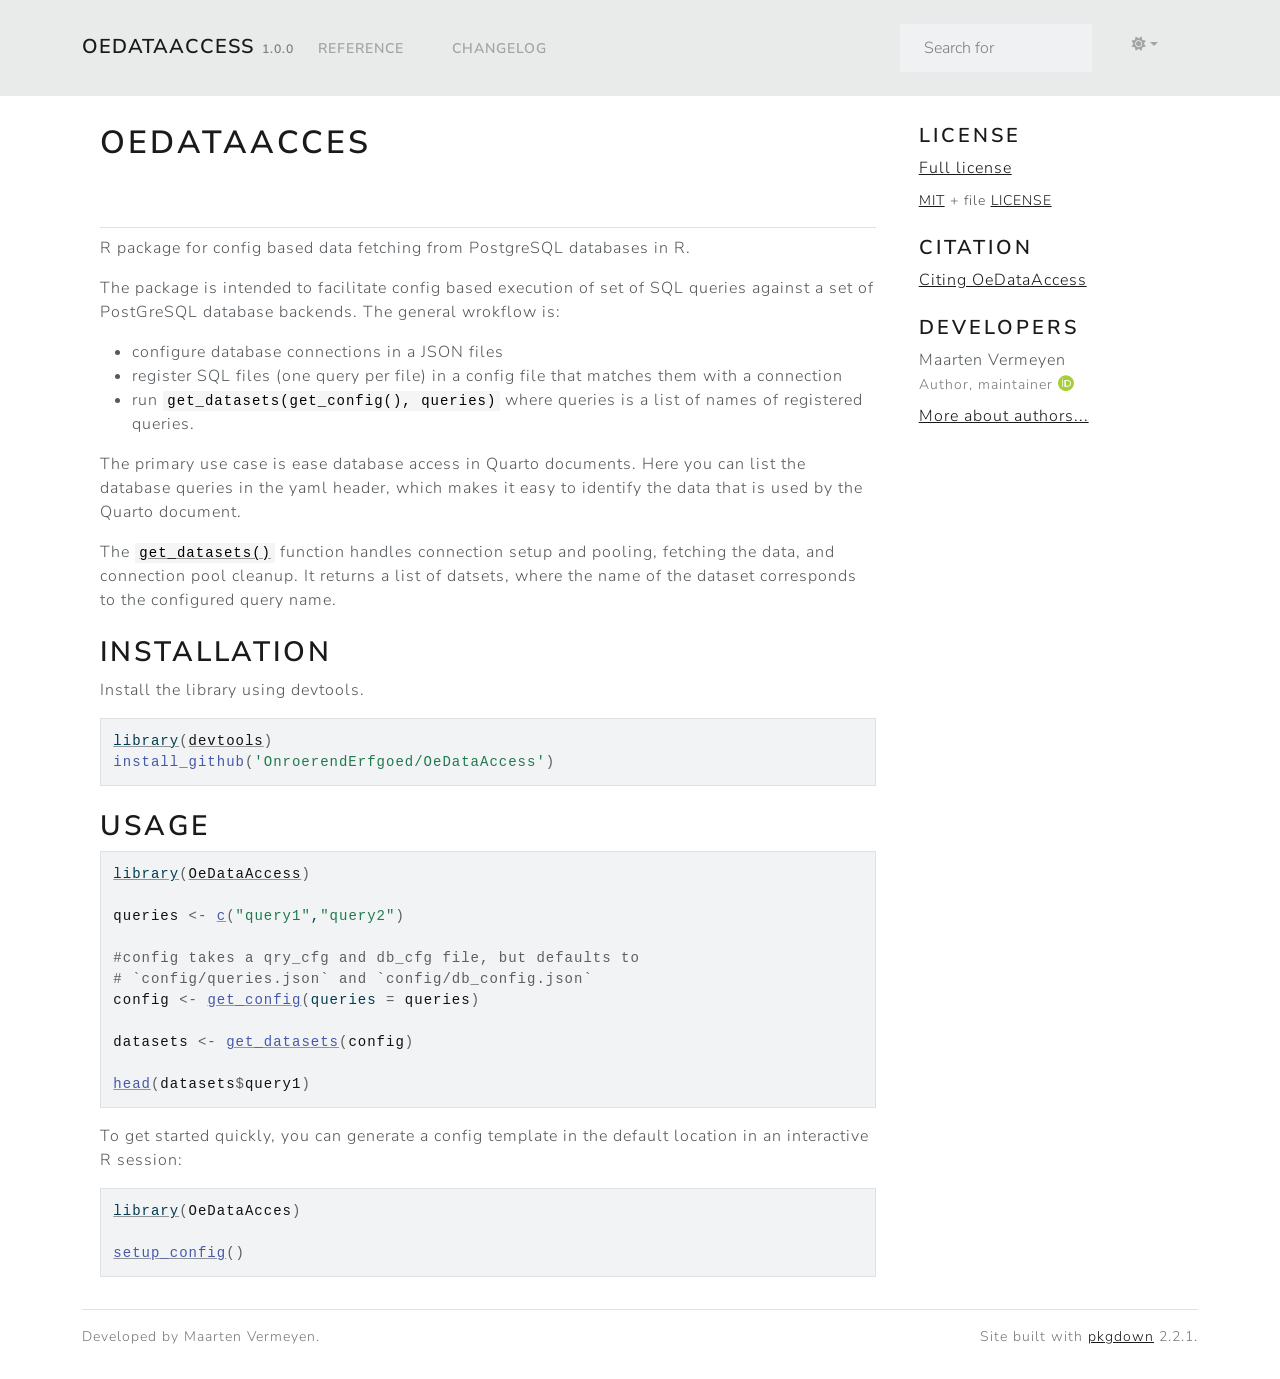
<file: index.html>
<!DOCTYPE html>
<!-- Generated by pkgdown: do not edit by hand --><html lang="en">
<head>
<meta charset="UTF-8">
<meta http-equiv="X-UA-Compatible" content="IE=edge">
<meta name="viewport" content="width=device-width, initial-scale=1, shrink-to-fit=no">
<title>Data Access Helper functions for fetching data from multiple PostGreSQL databases • OeDataAccess</title>
<script src="lightswitch.js"></script><script src="deps/jquery-3.6.0/jquery-3.6.0.min.js"></script><meta name="viewport" content="width=device-width, initial-scale=1, shrink-to-fit=no">
<link href="deps/bootstrap-5.3.8/bootstrap.min.css" rel="stylesheet">
<script src="deps/bootstrap-5.3.8/bootstrap.bundle.min.js"></script><link href="deps/font-awesome-6.5.2/css/all.min.css" rel="stylesheet">
<link href="deps/font-awesome-6.5.2/css/v4-shims.min.css" rel="stylesheet">
<script src="deps/headroom-0.11.0/headroom.min.js"></script><script src="deps/headroom-0.11.0/jQuery.headroom.min.js"></script><script src="deps/bootstrap-toc-1.0.1/bootstrap-toc.min.js"></script><script src="deps/clipboard.js-2.0.11/clipboard.min.js"></script><script src="deps/search-1.0.0/autocomplete.jquery.min.js"></script><script src="deps/search-1.0.0/fuse.min.js"></script><script src="deps/search-1.0.0/mark.min.js"></script><!-- pkgdown --><script src="pkgdown.js"></script><meta property="og:title" content="Data Access Helper functions for fetching data from multiple PostGreSQL databases">
<meta name="description" content="This R package provides helper functions to fetch datasets from multiple PostGreSQL databases, based on a database connection and query configuration.">
<meta property="og:description" content="This R package provides helper functions to fetch datasets from multiple PostGreSQL databases, based on a database connection and query configuration.">
</head>
<body>
    <a href="#main" class="visually-hidden-focusable">Skip to contents</a>


    <nav class="navbar navbar-expand-lg fixed-top " aria-label="Site navigation"><div class="container">

    <a class="navbar-brand me-2" href="index.html">OeDataAccess</a>

    <small class="nav-text text-muted me-auto" data-bs-toggle="tooltip" data-bs-placement="bottom" title="">1.0.0</small>


    <button class="navbar-toggler" type="button" data-bs-toggle="collapse" data-bs-target="#navbar" aria-controls="navbar" aria-expanded="false" aria-label="Toggle navigation">
      <span class="navbar-toggler-icon"></span>
    </button>

    <div id="navbar" class="collapse navbar-collapse ms-3">
      <ul class="navbar-nav me-auto">
<li class="nav-item"><a class="nav-link" href="reference/index.html">Reference</a></li>
<li class="nav-item"><a class="nav-link" href="news/index.html">Changelog</a></li>
      </ul>
<ul class="navbar-nav">
<li class="nav-item"><form class="form-inline" role="search">
 <input class="form-control" type="search" name="search-input" id="search-input" autocomplete="off" aria-label="Search site" placeholder="Search for" data-search-index="search.json">
</form></li>
<li class="nav-item dropdown">
  <button class="nav-link dropdown-toggle" type="button" id="dropdown-lightswitch" data-bs-toggle="dropdown" aria-expanded="false" aria-haspopup="true" aria-label="Light switch"><span class="fa fa-sun"></span></button>
  <ul class="dropdown-menu dropdown-menu-end" aria-labelledby="dropdown-lightswitch">
<li><button class="dropdown-item" data-bs-theme-value="light"><span class="fa fa-sun"></span> Light</button></li>
    <li><button class="dropdown-item" data-bs-theme-value="dark"><span class="fa fa-moon"></span> Dark</button></li>
    <li><button class="dropdown-item" data-bs-theme-value="auto"><span class="fa fa-adjust"></span> Auto</button></li>
  </ul>
</li>
      </ul>
</div>


  </div>
</nav><div class="container template-home">
<div class="row">
  <main id="main" class="col-md-9"><div class="section level1">
<div class="page-header"><h1 id="oedataacces">OeDataAcces<a class="anchor" aria-label="anchor" href="#oedataacces"></a>
</h1></div>
<p>R package for config based data fetching from PostgreSQL databases in R.</p>
<p>The package is intended to facilitate config based execution of set of SQL queries against a set of PostGreSQL database backends. The general wrokflow is:</p>
<ul>
<li>configure database connections in a JSON files</li>
<li>register SQL files (one query per file) in a config file that matches them with a connection</li>
<li>run <code>get_datasets(get_config(), queries)</code> where queries is a list of names of registered queries.</li>
</ul>
<p>The primary use case is ease database access in Quarto documents. Here you can list the database queries in the yaml header, which makes it easy to identify the data that is used by the Quarto document.</p>
<p>The <code><a href="reference/get_datasets.html">get_datasets()</a></code> function handles connection setup and pooling, fetching the data, and connection pool cleanup. It returns a list of datsets, where the name of the dataset corresponds to the configured query name.</p>
<div class="section level2">
<h2 id="installation">Installation<a class="anchor" aria-label="anchor" href="#installation"></a>
</h2>
<p>Install the library using devtools.</p>
<div class="sourceCode" id="cb1"><pre class="downlit sourceCode r">
<code class="sourceCode R"><span><span class="kw"><a href="https://rdrr.io/r/base/library.html" class="external-link">library</a></span><span class="op">(</span><span class="va"><a href="https://devtools.r-lib.org/" class="external-link">devtools</a></span><span class="op">)</span></span>
<span><span class="fu">install_github</span><span class="op">(</span><span class="st">'OnroerendErfgoed/OeDataAccess'</span><span class="op">)</span></span></code></pre></div>
</div>
<div class="section level2">
<h2 id="usage">Usage<a class="anchor" aria-label="anchor" href="#usage"></a>
</h2>
<div class="sourceCode" id="cb2"><pre class="downlit sourceCode r">
<code class="sourceCode R"><span><span class="kw"><a href="https://rdrr.io/r/base/library.html" class="external-link">library</a></span><span class="op">(</span><span class="va"><a href="https://onroerenderfgoed.github.io/OeDataAccess/">OeDataAccess</a></span><span class="op">)</span></span>
<span></span>
<span><span class="va">queries</span> <span class="op">&lt;-</span> <span class="fu"><a href="https://rdrr.io/r/base/c.html" class="external-link">c</a></span><span class="op">(</span><span class="st">"query1"</span>,<span class="st">"query2"</span><span class="op">)</span></span>
<span></span>
<span><span class="co">#config takes a qry_cfg and db_cfg file, but defaults to</span></span>
<span><span class="co"># `config/queries.json` and `config/db_config.json`</span></span>
<span><span class="va">config</span> <span class="op">&lt;-</span> <span class="fu"><a href="reference/get_config.html">get_config</a></span><span class="op">(</span>queries <span class="op">=</span> <span class="va">queries</span><span class="op">)</span></span>
<span></span>
<span><span class="va">datasets</span> <span class="op">&lt;-</span> <span class="fu"><a href="reference/get_datasets.html">get_datasets</a></span><span class="op">(</span><span class="va">config</span><span class="op">)</span></span>
<span></span>
<span><span class="fu"><a href="https://rdrr.io/r/utils/head.html" class="external-link">head</a></span><span class="op">(</span><span class="va">datasets</span><span class="op">$</span><span class="va">query1</span><span class="op">)</span></span></code></pre></div>
<p>To get started quickly, you can generate a config template in the default location in an interactive R session:</p>
<div class="sourceCode" id="cb3"><pre class="downlit sourceCode r">
<code class="sourceCode R"><span><span class="kw"><a href="https://rdrr.io/r/base/library.html" class="external-link">library</a></span><span class="op">(</span><span class="va">OeDataAcces</span><span class="op">)</span></span>
<span></span>
<span><span class="fu"><a href="reference/setup_config.html">setup_config</a></span><span class="op">(</span><span class="op">)</span></span></code></pre></div>
</div>
</div>
  </main><aside class="col-md-3"><div class="license">
<h2 data-toc-skip>License</h2>
<ul class="list-unstyled">
<li><a href="LICENSE.html">Full license</a></li>
<li><small><a href="https://opensource.org/licenses/mit-license.php" class="external-link">MIT</a> + file <a href="LICENSE-text.html">LICENSE</a></small></li>
</ul>
</div>


<div class="citation">
<h2 data-toc-skip>Citation</h2>
<ul class="list-unstyled">
<li><a href="authors.html#citation">Citing OeDataAccess</a></li>
</ul>
</div>

<div class="developers">
<h2 data-toc-skip>Developers</h2>
<ul class="list-unstyled">
<li>Maarten Vermeyen <br><small class="roles"> Author, maintainer </small> <a href="https://orcid.org/0000-0003-1197-6562" target="orcid.widget" aria-label="ORCID" class="external-link"><span class="fab fa-orcid orcid" aria-hidden="true"></span></a>  </li>
<li><a href="authors.html">More about authors...</a></li>
</ul>
</div>



  </aside>
</div>


    <footer><div class="pkgdown-footer-left">
  <p>Developed by Maarten Vermeyen.</p>
</div>

<div class="pkgdown-footer-right">
  <p>Site built with <a href="https://pkgdown.r-lib.org/" class="external-link">pkgdown</a> 2.2.1.</p>
</div>

    </footer>
</div>





  </body>
</html>
</file>
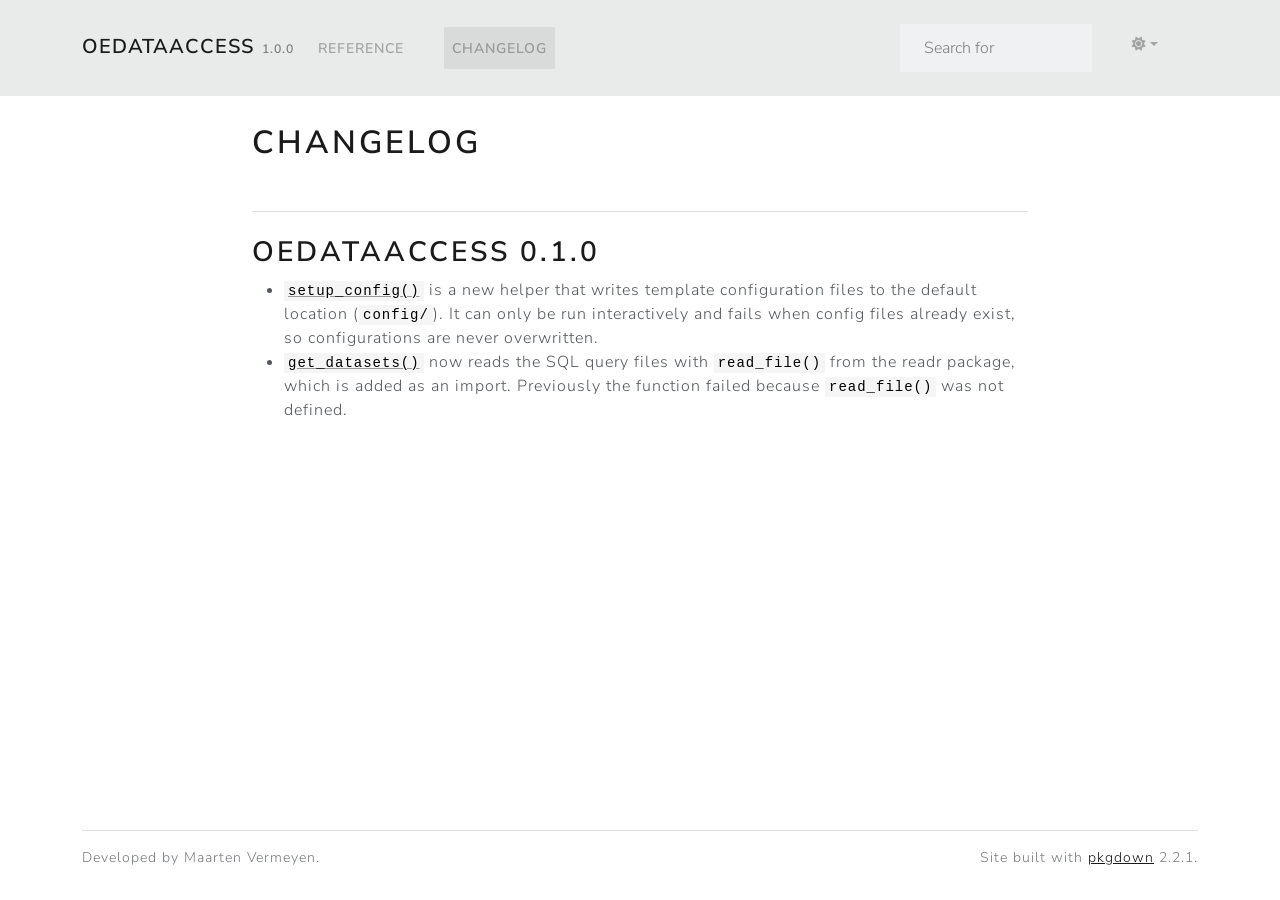
<file: news/index.html>
<!DOCTYPE html>
<!-- Generated by pkgdown: do not edit by hand --><html lang="en"><head><meta charset="UTF-8"><meta http-equiv="X-UA-Compatible" content="IE=edge"><meta name="viewport" content="width=device-width, initial-scale=1, shrink-to-fit=no"><title>Changelog • OeDataAccess</title><script src="../lightswitch.js"></script><script src="../deps/jquery-3.6.0/jquery-3.6.0.min.js"></script><meta name="viewport" content="width=device-width, initial-scale=1, shrink-to-fit=no"><link href="../deps/bootstrap-5.3.8/bootstrap.min.css" rel="stylesheet"><script src="../deps/bootstrap-5.3.8/bootstrap.bundle.min.js"></script><link href="../deps/font-awesome-6.5.2/css/all.min.css" rel="stylesheet"><link href="../deps/font-awesome-6.5.2/css/v4-shims.min.css" rel="stylesheet"><script src="../deps/headroom-0.11.0/headroom.min.js"></script><script src="../deps/headroom-0.11.0/jQuery.headroom.min.js"></script><script src="../deps/bootstrap-toc-1.0.1/bootstrap-toc.min.js"></script><script src="../deps/clipboard.js-2.0.11/clipboard.min.js"></script><script src="../deps/search-1.0.0/autocomplete.jquery.min.js"></script><script src="../deps/search-1.0.0/fuse.min.js"></script><script src="../deps/search-1.0.0/mark.min.js"></script><!-- pkgdown --><script src="../pkgdown.js"></script><meta property="og:title" content="Changelog"></head><body>
    <a href="#main" class="visually-hidden-focusable">Skip to contents</a>


    <nav class="navbar navbar-expand-lg fixed-top " aria-label="Site navigation"><div class="container">

    <a class="navbar-brand me-2" href="../index.html">OeDataAccess</a>

    <small class="nav-text text-muted me-auto" data-bs-toggle="tooltip" data-bs-placement="bottom" title="">1.0.0</small>


    <button class="navbar-toggler" type="button" data-bs-toggle="collapse" data-bs-target="#navbar" aria-controls="navbar" aria-expanded="false" aria-label="Toggle navigation">
      <span class="navbar-toggler-icon"></span>
    </button>

    <div id="navbar" class="collapse navbar-collapse ms-3">
      <ul class="navbar-nav me-auto"><li class="nav-item"><a class="nav-link" href="../reference/index.html">Reference</a></li>
<li class="active nav-item"><a class="nav-link" href="../news/index.html">Changelog</a></li>
      </ul><ul class="navbar-nav"><li class="nav-item"><form class="form-inline" role="search">
 <input class="form-control" type="search" name="search-input" id="search-input" autocomplete="off" aria-label="Search site" placeholder="Search for" data-search-index="../search.json"></form></li>
<li class="nav-item dropdown">
  <button class="nav-link dropdown-toggle" type="button" id="dropdown-lightswitch" data-bs-toggle="dropdown" aria-expanded="false" aria-haspopup="true" aria-label="Light switch"><span class="fa fa-sun"></span></button>
  <ul class="dropdown-menu dropdown-menu-end" aria-labelledby="dropdown-lightswitch"><li><button class="dropdown-item" data-bs-theme-value="light"><span class="fa fa-sun"></span> Light</button></li>
    <li><button class="dropdown-item" data-bs-theme-value="dark"><span class="fa fa-moon"></span> Dark</button></li>
    <li><button class="dropdown-item" data-bs-theme-value="auto"><span class="fa fa-adjust"></span> Auto</button></li>
  </ul></li>
      </ul></div>


  </div>
</nav><div class="container template-news">
<div class="row">
  <main id="main" class="col-md-9"><div class="page-header">

      <h1>Changelog</h1>

    </div>

    <div class="section level2">
<h2 class="pkg-version" data-toc-text="0.1.0" id="oedataaccess-010">OeDataAccess 0.1.0<a class="anchor" aria-label="anchor" href="#oedataaccess-010"></a></h2>
<ul><li>
<code><a href="../reference/setup_config.html">setup_config()</a></code> is a new helper that writes template configuration files to the default location (<code>config/</code>). It can only be run interactively and fails when config files already exist, so configurations are never overwritten.</li>
<li>
<code><a href="../reference/get_datasets.html">get_datasets()</a></code> now reads the SQL query files with <code>read_file()</code> from the readr package, which is added as an import. Previously the function failed because <code>read_file()</code> was not defined.</li>
</ul></div>
  </main></div>


    <footer><div class="pkgdown-footer-left">
  <p>Developed by Maarten Vermeyen.</p>
</div>

<div class="pkgdown-footer-right">
  <p>Site built with <a href="https://pkgdown.r-lib.org/" class="external-link">pkgdown</a> 2.2.1.</p>
</div>

    </footer></div>





  </body></html>
</file>
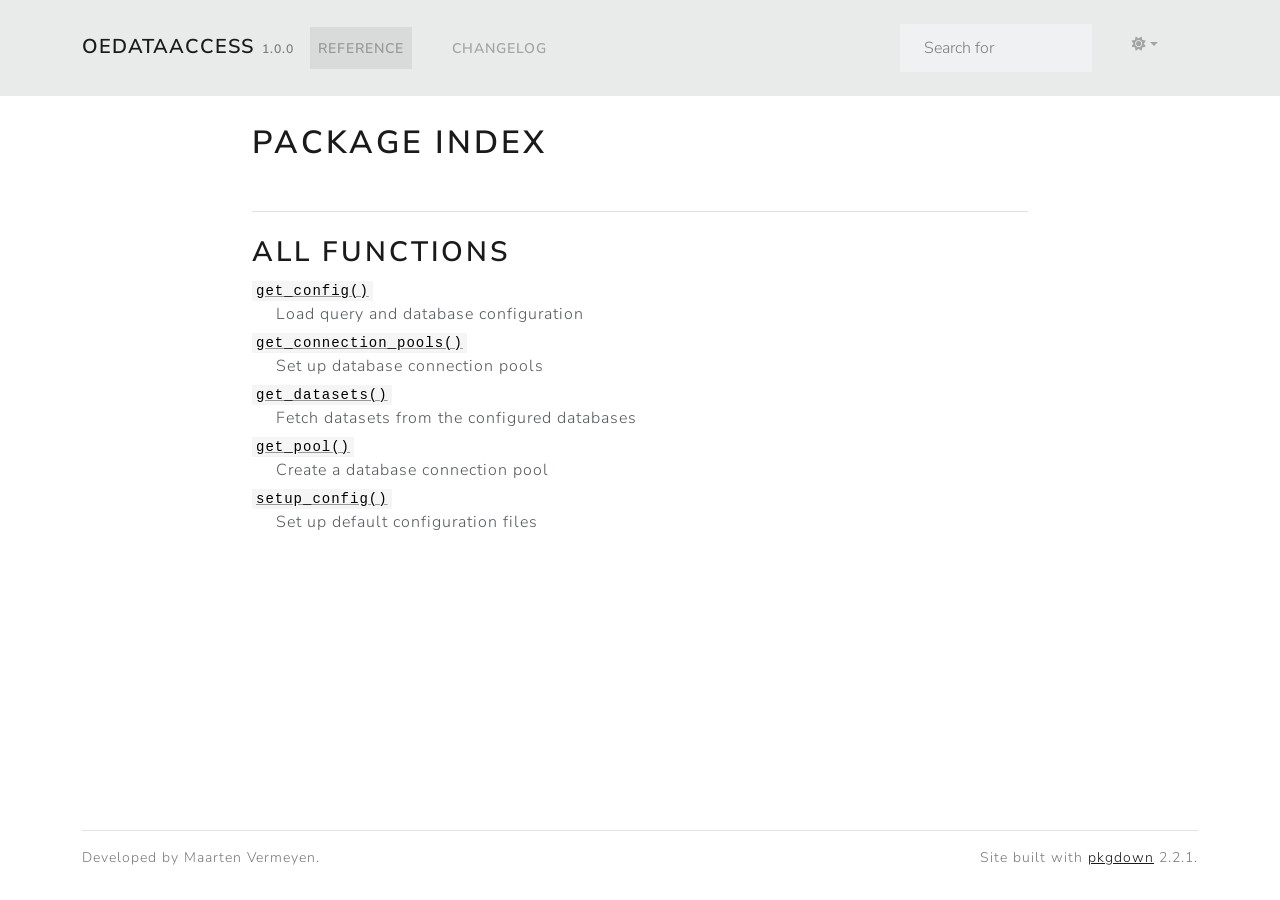
<file: reference/index.html>
<!DOCTYPE html>
<!-- Generated by pkgdown: do not edit by hand --><html lang="en"><head><meta charset="UTF-8"><meta http-equiv="X-UA-Compatible" content="IE=edge"><meta name="viewport" content="width=device-width, initial-scale=1, shrink-to-fit=no"><title>Package index • OeDataAccess</title><script src="../lightswitch.js"></script><script src="../deps/jquery-3.6.0/jquery-3.6.0.min.js"></script><meta name="viewport" content="width=device-width, initial-scale=1, shrink-to-fit=no"><link href="../deps/bootstrap-5.3.8/bootstrap.min.css" rel="stylesheet"><script src="../deps/bootstrap-5.3.8/bootstrap.bundle.min.js"></script><link href="../deps/font-awesome-6.5.2/css/all.min.css" rel="stylesheet"><link href="../deps/font-awesome-6.5.2/css/v4-shims.min.css" rel="stylesheet"><script src="../deps/headroom-0.11.0/headroom.min.js"></script><script src="../deps/headroom-0.11.0/jQuery.headroom.min.js"></script><script src="../deps/bootstrap-toc-1.0.1/bootstrap-toc.min.js"></script><script src="../deps/clipboard.js-2.0.11/clipboard.min.js"></script><script src="../deps/search-1.0.0/autocomplete.jquery.min.js"></script><script src="../deps/search-1.0.0/fuse.min.js"></script><script src="../deps/search-1.0.0/mark.min.js"></script><!-- pkgdown --><script src="../pkgdown.js"></script><meta property="og:title" content="Package index"></head><body>
    <a href="#main" class="visually-hidden-focusable">Skip to contents</a>


    <nav class="navbar navbar-expand-lg fixed-top " aria-label="Site navigation"><div class="container">

    <a class="navbar-brand me-2" href="../index.html">OeDataAccess</a>

    <small class="nav-text text-muted me-auto" data-bs-toggle="tooltip" data-bs-placement="bottom" title="">1.0.0</small>


    <button class="navbar-toggler" type="button" data-bs-toggle="collapse" data-bs-target="#navbar" aria-controls="navbar" aria-expanded="false" aria-label="Toggle navigation">
      <span class="navbar-toggler-icon"></span>
    </button>

    <div id="navbar" class="collapse navbar-collapse ms-3">
      <ul class="navbar-nav me-auto"><li class="active nav-item"><a class="nav-link" href="../reference/index.html">Reference</a></li>
<li class="nav-item"><a class="nav-link" href="../news/index.html">Changelog</a></li>
      </ul><ul class="navbar-nav"><li class="nav-item"><form class="form-inline" role="search">
 <input class="form-control" type="search" name="search-input" id="search-input" autocomplete="off" aria-label="Search site" placeholder="Search for" data-search-index="../search.json"></form></li>
<li class="nav-item dropdown">
  <button class="nav-link dropdown-toggle" type="button" id="dropdown-lightswitch" data-bs-toggle="dropdown" aria-expanded="false" aria-haspopup="true" aria-label="Light switch"><span class="fa fa-sun"></span></button>
  <ul class="dropdown-menu dropdown-menu-end" aria-labelledby="dropdown-lightswitch"><li><button class="dropdown-item" data-bs-theme-value="light"><span class="fa fa-sun"></span> Light</button></li>
    <li><button class="dropdown-item" data-bs-theme-value="dark"><span class="fa fa-moon"></span> Dark</button></li>
    <li><button class="dropdown-item" data-bs-theme-value="auto"><span class="fa fa-adjust"></span> Auto</button></li>
  </ul></li>
      </ul></div>


  </div>
</nav><div class="container template-reference-index">
<div class="row">
  <main id="main" class="col-md-9"><div class="page-header">

      <h1>Package index</h1>
    </div>

    <div class="section level2">
      <h2 id="all-functions">All functions<a class="anchor" aria-label="anchor" href="#all-functions"></a></h2>



      <dl></dl></div><div class="section level2">




      <dl><dt>

          <code><a href="get_config.html">get_config()</a></code>

        </dt>
        <dd>Load query and database configuration</dd>

        <dt>

          <code><a href="get_connection_pools.html">get_connection_pools()</a></code>

        </dt>
        <dd>Set up database connection pools</dd>

        <dt>

          <code><a href="get_datasets.html">get_datasets()</a></code>

        </dt>
        <dd>Fetch datasets from the configured databases</dd>

        <dt>

          <code><a href="get_pool.html">get_pool()</a></code>

        </dt>
        <dd>Create a database connection pool</dd>

        <dt>

          <code><a href="setup_config.html">setup_config()</a></code>

        </dt>
        <dd>Set up default configuration files</dd>
      </dl></div>
  </main></div>


    <footer><div class="pkgdown-footer-left">
  <p>Developed by Maarten Vermeyen.</p>
</div>

<div class="pkgdown-footer-right">
  <p>Site built with <a href="https://pkgdown.r-lib.org/" class="external-link">pkgdown</a> 2.2.1.</p>
</div>

    </footer></div>





  </body></html>
</file>
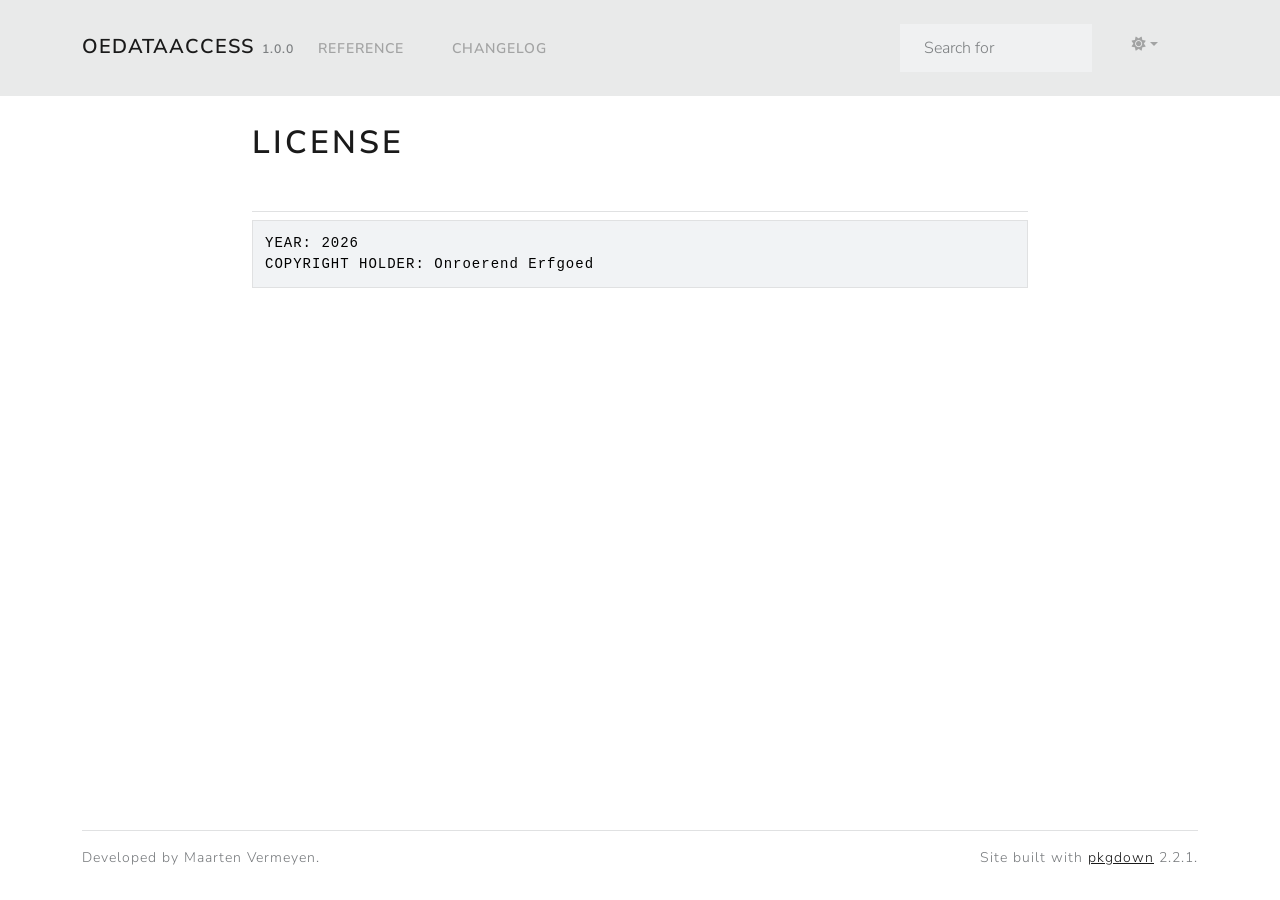
<file: LICENSE-text.html>
<!DOCTYPE html>
<!-- Generated by pkgdown: do not edit by hand --><html lang="en"><head><meta charset="UTF-8"><meta http-equiv="X-UA-Compatible" content="IE=edge"><meta name="viewport" content="width=device-width, initial-scale=1, shrink-to-fit=no"><title>License • OeDataAccess</title><script src="lightswitch.js"></script><script src="deps/jquery-3.6.0/jquery-3.6.0.min.js"></script><meta name="viewport" content="width=device-width, initial-scale=1, shrink-to-fit=no"><link href="deps/bootstrap-5.3.8/bootstrap.min.css" rel="stylesheet"><script src="deps/bootstrap-5.3.8/bootstrap.bundle.min.js"></script><link href="deps/font-awesome-6.5.2/css/all.min.css" rel="stylesheet"><link href="deps/font-awesome-6.5.2/css/v4-shims.min.css" rel="stylesheet"><script src="deps/headroom-0.11.0/headroom.min.js"></script><script src="deps/headroom-0.11.0/jQuery.headroom.min.js"></script><script src="deps/bootstrap-toc-1.0.1/bootstrap-toc.min.js"></script><script src="deps/clipboard.js-2.0.11/clipboard.min.js"></script><script src="deps/search-1.0.0/autocomplete.jquery.min.js"></script><script src="deps/search-1.0.0/fuse.min.js"></script><script src="deps/search-1.0.0/mark.min.js"></script><!-- pkgdown --><script src="pkgdown.js"></script><meta property="og:title" content="License"></head><body>
    <a href="#main" class="visually-hidden-focusable">Skip to contents</a>


    <nav class="navbar navbar-expand-lg fixed-top " aria-label="Site navigation"><div class="container">

    <a class="navbar-brand me-2" href="index.html">OeDataAccess</a>

    <small class="nav-text text-muted me-auto" data-bs-toggle="tooltip" data-bs-placement="bottom" title="">1.0.0</small>


    <button class="navbar-toggler" type="button" data-bs-toggle="collapse" data-bs-target="#navbar" aria-controls="navbar" aria-expanded="false" aria-label="Toggle navigation">
      <span class="navbar-toggler-icon"></span>
    </button>

    <div id="navbar" class="collapse navbar-collapse ms-3">
      <ul class="navbar-nav me-auto"><li class="nav-item"><a class="nav-link" href="reference/index.html">Reference</a></li>
<li class="nav-item"><a class="nav-link" href="news/index.html">Changelog</a></li>
      </ul><ul class="navbar-nav"><li class="nav-item"><form class="form-inline" role="search">
 <input class="form-control" type="search" name="search-input" id="search-input" autocomplete="off" aria-label="Search site" placeholder="Search for" data-search-index="search.json"></form></li>
<li class="nav-item dropdown">
  <button class="nav-link dropdown-toggle" type="button" id="dropdown-lightswitch" data-bs-toggle="dropdown" aria-expanded="false" aria-haspopup="true" aria-label="Light switch"><span class="fa fa-sun"></span></button>
  <ul class="dropdown-menu dropdown-menu-end" aria-labelledby="dropdown-lightswitch"><li><button class="dropdown-item" data-bs-theme-value="light"><span class="fa fa-sun"></span> Light</button></li>
    <li><button class="dropdown-item" data-bs-theme-value="dark"><span class="fa fa-moon"></span> Dark</button></li>
    <li><button class="dropdown-item" data-bs-theme-value="auto"><span class="fa fa-adjust"></span> Auto</button></li>
  </ul></li>
      </ul></div>


  </div>
</nav><div class="container template-title-body">
<div class="row">
  <main id="main" class="col-md-9"><div class="page-header">

      <h1>License</h1>

    </div>

<pre>YEAR: 2026
COPYRIGHT HOLDER: Onroerend Erfgoed
</pre>

  </main></div>


    <footer><div class="pkgdown-footer-left">
  <p>Developed by Maarten Vermeyen.</p>
</div>

<div class="pkgdown-footer-right">
  <p>Site built with <a href="https://pkgdown.r-lib.org/" class="external-link">pkgdown</a> 2.2.1.</p>
</div>

    </footer></div>





  </body></html>
</file>
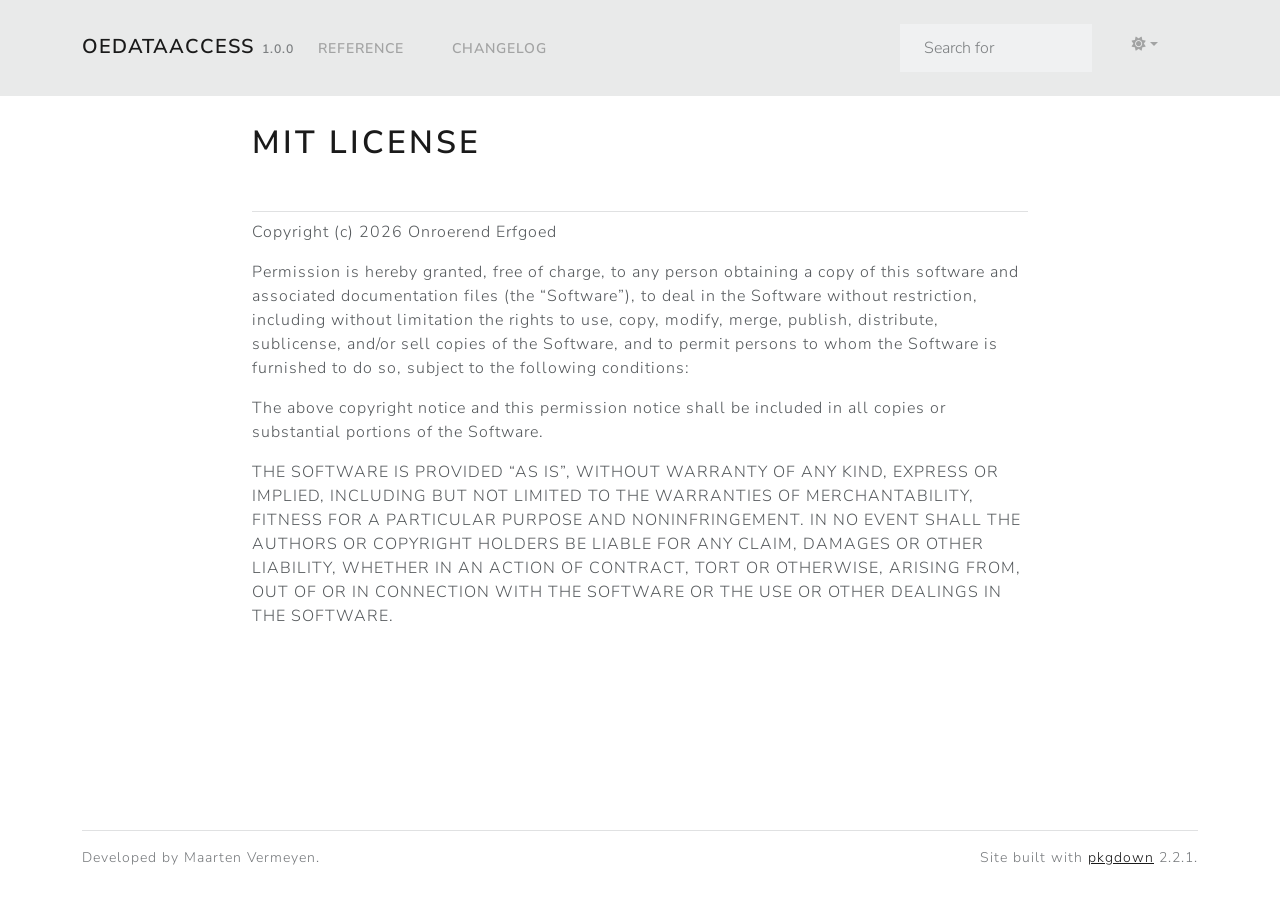
<file: LICENSE.html>
<!DOCTYPE html>
<!-- Generated by pkgdown: do not edit by hand --><html lang="en"><head><meta charset="UTF-8"><meta http-equiv="X-UA-Compatible" content="IE=edge"><meta name="viewport" content="width=device-width, initial-scale=1, shrink-to-fit=no"><title>MIT License • OeDataAccess</title><script src="lightswitch.js"></script><script src="deps/jquery-3.6.0/jquery-3.6.0.min.js"></script><meta name="viewport" content="width=device-width, initial-scale=1, shrink-to-fit=no"><link href="deps/bootstrap-5.3.8/bootstrap.min.css" rel="stylesheet"><script src="deps/bootstrap-5.3.8/bootstrap.bundle.min.js"></script><link href="deps/font-awesome-6.5.2/css/all.min.css" rel="stylesheet"><link href="deps/font-awesome-6.5.2/css/v4-shims.min.css" rel="stylesheet"><script src="deps/headroom-0.11.0/headroom.min.js"></script><script src="deps/headroom-0.11.0/jQuery.headroom.min.js"></script><script src="deps/bootstrap-toc-1.0.1/bootstrap-toc.min.js"></script><script src="deps/clipboard.js-2.0.11/clipboard.min.js"></script><script src="deps/search-1.0.0/autocomplete.jquery.min.js"></script><script src="deps/search-1.0.0/fuse.min.js"></script><script src="deps/search-1.0.0/mark.min.js"></script><!-- pkgdown --><script src="pkgdown.js"></script><meta property="og:title" content="MIT License"></head><body>
    <a href="#main" class="visually-hidden-focusable">Skip to contents</a>


    <nav class="navbar navbar-expand-lg fixed-top " aria-label="Site navigation"><div class="container">

    <a class="navbar-brand me-2" href="index.html">OeDataAccess</a>

    <small class="nav-text text-muted me-auto" data-bs-toggle="tooltip" data-bs-placement="bottom" title="">1.0.0</small>


    <button class="navbar-toggler" type="button" data-bs-toggle="collapse" data-bs-target="#navbar" aria-controls="navbar" aria-expanded="false" aria-label="Toggle navigation">
      <span class="navbar-toggler-icon"></span>
    </button>

    <div id="navbar" class="collapse navbar-collapse ms-3">
      <ul class="navbar-nav me-auto"><li class="nav-item"><a class="nav-link" href="reference/index.html">Reference</a></li>
<li class="nav-item"><a class="nav-link" href="news/index.html">Changelog</a></li>
      </ul><ul class="navbar-nav"><li class="nav-item"><form class="form-inline" role="search">
 <input class="form-control" type="search" name="search-input" id="search-input" autocomplete="off" aria-label="Search site" placeholder="Search for" data-search-index="search.json"></form></li>
<li class="nav-item dropdown">
  <button class="nav-link dropdown-toggle" type="button" id="dropdown-lightswitch" data-bs-toggle="dropdown" aria-expanded="false" aria-haspopup="true" aria-label="Light switch"><span class="fa fa-sun"></span></button>
  <ul class="dropdown-menu dropdown-menu-end" aria-labelledby="dropdown-lightswitch"><li><button class="dropdown-item" data-bs-theme-value="light"><span class="fa fa-sun"></span> Light</button></li>
    <li><button class="dropdown-item" data-bs-theme-value="dark"><span class="fa fa-moon"></span> Dark</button></li>
    <li><button class="dropdown-item" data-bs-theme-value="auto"><span class="fa fa-adjust"></span> Auto</button></li>
  </ul></li>
      </ul></div>


  </div>
</nav><div class="container template-title-body">
<div class="row">
  <main id="main" class="col-md-9"><div class="page-header">

      <h1>MIT License</h1>

    </div>

<div id="mit-license" class="section level1">

<p>Copyright (c) 2026 Onroerend Erfgoed</p>
<p>Permission is hereby granted, free of charge, to any person obtaining a copy of this software and associated documentation files (the “Software”), to deal in the Software without restriction, including without limitation the rights to use, copy, modify, merge, publish, distribute, sublicense, and/or sell copies of the Software, and to permit persons to whom the Software is furnished to do so, subject to the following conditions:</p>
<p>The above copyright notice and this permission notice shall be included in all copies or substantial portions of the Software.</p>
<p>THE SOFTWARE IS PROVIDED “AS IS”, WITHOUT WARRANTY OF ANY KIND, EXPRESS OR IMPLIED, INCLUDING BUT NOT LIMITED TO THE WARRANTIES OF MERCHANTABILITY, FITNESS FOR A PARTICULAR PURPOSE AND NONINFRINGEMENT. IN NO EVENT SHALL THE AUTHORS OR COPYRIGHT HOLDERS BE LIABLE FOR ANY CLAIM, DAMAGES OR OTHER LIABILITY, WHETHER IN AN ACTION OF CONTRACT, TORT OR OTHERWISE, ARISING FROM, OUT OF OR IN CONNECTION WITH THE SOFTWARE OR THE USE OR OTHER DEALINGS IN THE SOFTWARE.</p>
</div>

  </main></div>


    <footer><div class="pkgdown-footer-left">
  <p>Developed by Maarten Vermeyen.</p>
</div>

<div class="pkgdown-footer-right">
  <p>Site built with <a href="https://pkgdown.r-lib.org/" class="external-link">pkgdown</a> 2.2.1.</p>
</div>

    </footer></div>





  </body></html>
</file>
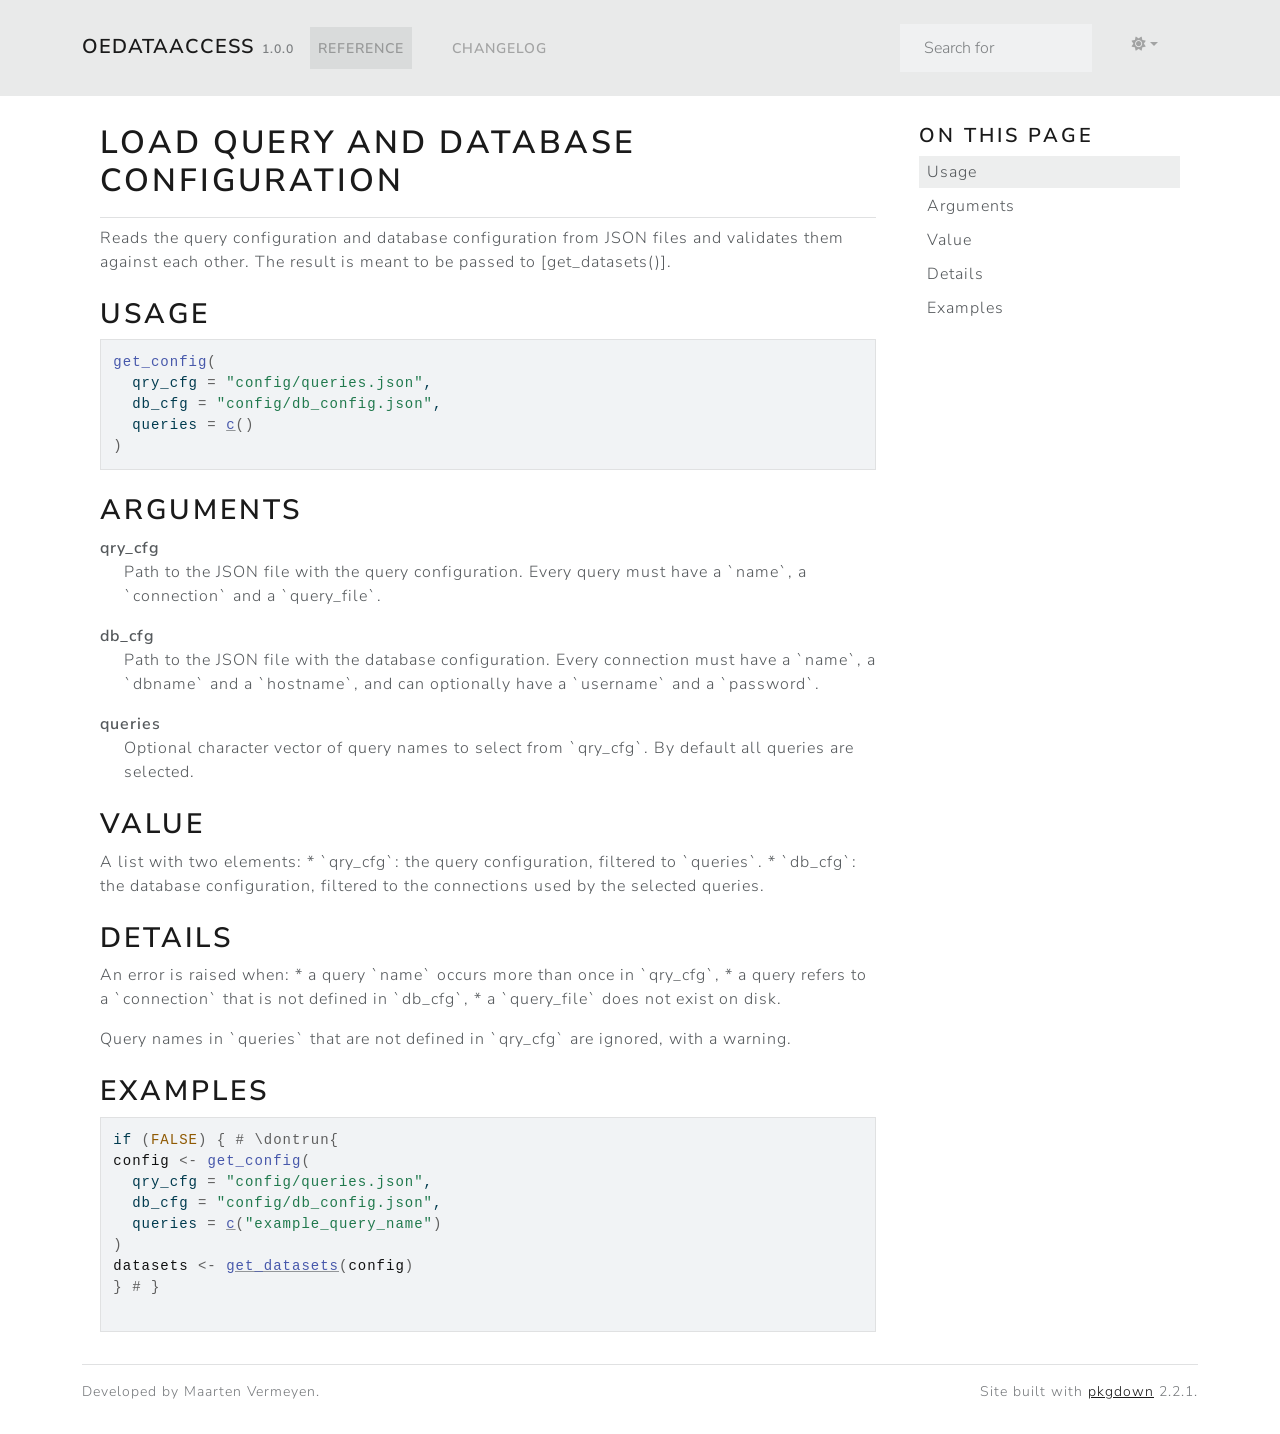
<file: reference/get_config.html>
<!DOCTYPE html>
<!-- Generated by pkgdown: do not edit by hand --><html lang="en"><head><meta charset="UTF-8"><meta http-equiv="X-UA-Compatible" content="IE=edge"><meta name="viewport" content="width=device-width, initial-scale=1, shrink-to-fit=no"><title>Load query and database configuration — get_config • OeDataAccess</title><script src="../lightswitch.js"></script><script src="../deps/jquery-3.6.0/jquery-3.6.0.min.js"></script><meta name="viewport" content="width=device-width, initial-scale=1, shrink-to-fit=no"><link href="../deps/bootstrap-5.3.8/bootstrap.min.css" rel="stylesheet"><script src="../deps/bootstrap-5.3.8/bootstrap.bundle.min.js"></script><link href="../deps/font-awesome-6.5.2/css/all.min.css" rel="stylesheet"><link href="../deps/font-awesome-6.5.2/css/v4-shims.min.css" rel="stylesheet"><script src="../deps/headroom-0.11.0/headroom.min.js"></script><script src="../deps/headroom-0.11.0/jQuery.headroom.min.js"></script><script src="../deps/bootstrap-toc-1.0.1/bootstrap-toc.min.js"></script><script src="../deps/clipboard.js-2.0.11/clipboard.min.js"></script><script src="../deps/search-1.0.0/autocomplete.jquery.min.js"></script><script src="../deps/search-1.0.0/fuse.min.js"></script><script src="../deps/search-1.0.0/mark.min.js"></script><!-- pkgdown --><script src="../pkgdown.js"></script><meta property="og:title" content="Load query and database configuration — get_config"><meta name="description" content="Reads the query configuration and database configuration from JSON files
and validates them against each other. The result is meant to be passed to
[get_datasets()]."><meta property="og:description" content="Reads the query configuration and database configuration from JSON files
and validates them against each other. The result is meant to be passed to
[get_datasets()]."></head><body>
    <a href="#main" class="visually-hidden-focusable">Skip to contents</a>


    <nav class="navbar navbar-expand-lg fixed-top " aria-label="Site navigation"><div class="container">

    <a class="navbar-brand me-2" href="../index.html">OeDataAccess</a>

    <small class="nav-text text-muted me-auto" data-bs-toggle="tooltip" data-bs-placement="bottom" title="">1.0.0</small>


    <button class="navbar-toggler" type="button" data-bs-toggle="collapse" data-bs-target="#navbar" aria-controls="navbar" aria-expanded="false" aria-label="Toggle navigation">
      <span class="navbar-toggler-icon"></span>
    </button>

    <div id="navbar" class="collapse navbar-collapse ms-3">
      <ul class="navbar-nav me-auto"><li class="active nav-item"><a class="nav-link" href="../reference/index.html">Reference</a></li>
<li class="nav-item"><a class="nav-link" href="../news/index.html">Changelog</a></li>
      </ul><ul class="navbar-nav"><li class="nav-item"><form class="form-inline" role="search">
 <input class="form-control" type="search" name="search-input" id="search-input" autocomplete="off" aria-label="Search site" placeholder="Search for" data-search-index="../search.json"></form></li>
<li class="nav-item dropdown">
  <button class="nav-link dropdown-toggle" type="button" id="dropdown-lightswitch" data-bs-toggle="dropdown" aria-expanded="false" aria-haspopup="true" aria-label="Light switch"><span class="fa fa-sun"></span></button>
  <ul class="dropdown-menu dropdown-menu-end" aria-labelledby="dropdown-lightswitch"><li><button class="dropdown-item" data-bs-theme-value="light"><span class="fa fa-sun"></span> Light</button></li>
    <li><button class="dropdown-item" data-bs-theme-value="dark"><span class="fa fa-moon"></span> Dark</button></li>
    <li><button class="dropdown-item" data-bs-theme-value="auto"><span class="fa fa-adjust"></span> Auto</button></li>
  </ul></li>
      </ul></div>


  </div>
</nav><div class="container template-reference-topic">
<div class="row">
  <main id="main" class="col-md-9"><div class="page-header">

      <h1>Load query and database configuration</h1>

      <div class="d-none name"><code>get_config.Rd</code></div>
    </div>

    <div class="ref-description section level2">
    <p>Reads the query configuration and database configuration from JSON files
and validates them against each other. The result is meant to be passed to
[get_datasets()].</p>
    </div>

    <div class="section level2">
    <h2 id="ref-usage">Usage<a class="anchor" aria-label="anchor" href="#ref-usage"></a></h2>
    <div class="sourceCode"><pre class="sourceCode r"><code><span><span class="fu">get_config</span><span class="op">(</span></span>
<span>  qry_cfg <span class="op">=</span> <span class="st">"config/queries.json"</span>,</span>
<span>  db_cfg <span class="op">=</span> <span class="st">"config/db_config.json"</span>,</span>
<span>  queries <span class="op">=</span> <span class="fu"><a href="https://rdrr.io/r/base/c.html" class="external-link">c</a></span><span class="op">(</span><span class="op">)</span></span>
<span><span class="op">)</span></span></code></pre></div>
    </div>

    <div class="section level2">
    <h2 id="arguments">Arguments<a class="anchor" aria-label="anchor" href="#arguments"></a></h2>


<dl><dt id="arg-qry-cfg">qry_cfg<a class="anchor" aria-label="anchor" href="#arg-qry-cfg"></a></dt>
<dd><p>Path to the JSON file with the query configuration. Every
query must have a `name`, a `connection` and a `query_file`.</p></dd>


<dt id="arg-db-cfg">db_cfg<a class="anchor" aria-label="anchor" href="#arg-db-cfg"></a></dt>
<dd><p>Path to the JSON file with the database configuration.
Every connection must have a `name`, a `dbname` and a `hostname`, and
can optionally have a `username` and a `password`.</p></dd>


<dt id="arg-queries">queries<a class="anchor" aria-label="anchor" href="#arg-queries"></a></dt>
<dd><p>Optional character vector of query names to select from
`qry_cfg`. By default all queries are selected.</p></dd>

</dl></div>
    <div class="section level2">
    <h2 id="value">Value<a class="anchor" aria-label="anchor" href="#value"></a></h2>
    <p>A list with two elements:
  * `qry_cfg`: the query configuration, filtered to `queries`.
  * `db_cfg`: the database configuration, filtered to the connections
    used by the selected queries.</p>
    </div>
    <div class="section level2">
    <h2 id="details">Details<a class="anchor" aria-label="anchor" href="#details"></a></h2>
    <p>An error is raised when:
* a query `name` occurs more than once in `qry_cfg`,
* a query refers to a `connection` that is not defined in `db_cfg`,
* a `query_file` does not exist on disk.</p>
<p>Query names in `queries` that are not defined in `qry_cfg` are ignored,
with a warning.</p>
    </div>

    <div class="section level2">
    <h2 id="ref-examples">Examples<a class="anchor" aria-label="anchor" href="#ref-examples"></a></h2>
    <div class="sourceCode"><pre class="sourceCode r"><code><span class="r-in"><span><span class="kw">if</span> <span class="op">(</span><span class="cn">FALSE</span><span class="op">)</span> <span class="op">{</span> <span class="co"># \dontrun{</span></span></span>
<span class="r-in"><span><span class="va">config</span> <span class="op">&lt;-</span> <span class="fu">get_config</span><span class="op">(</span></span></span>
<span class="r-in"><span>  qry_cfg <span class="op">=</span> <span class="st">"config/queries.json"</span>,</span></span>
<span class="r-in"><span>  db_cfg <span class="op">=</span> <span class="st">"config/db_config.json"</span>,</span></span>
<span class="r-in"><span>  queries <span class="op">=</span> <span class="fu"><a href="https://rdrr.io/r/base/c.html" class="external-link">c</a></span><span class="op">(</span><span class="st">"example_query_name"</span><span class="op">)</span></span></span>
<span class="r-in"><span><span class="op">)</span></span></span>
<span class="r-in"><span><span class="va">datasets</span> <span class="op">&lt;-</span> <span class="fu"><a href="get_datasets.html">get_datasets</a></span><span class="op">(</span><span class="va">config</span><span class="op">)</span></span></span>
<span class="r-in"><span><span class="op">}</span> <span class="co"># }</span></span></span>
<span class="r-in"><span></span></span>
</code></pre></div>
    </div>
  </main><aside class="col-md-3"><nav id="toc" aria-label="Table of contents"><h2>On this page</h2>
    </nav></aside></div>


    <footer><div class="pkgdown-footer-left">
  <p>Developed by Maarten Vermeyen.</p>
</div>

<div class="pkgdown-footer-right">
  <p>Site built with <a href="https://pkgdown.r-lib.org/" class="external-link">pkgdown</a> 2.2.1.</p>
</div>

    </footer></div>





  </body></html>
</file>
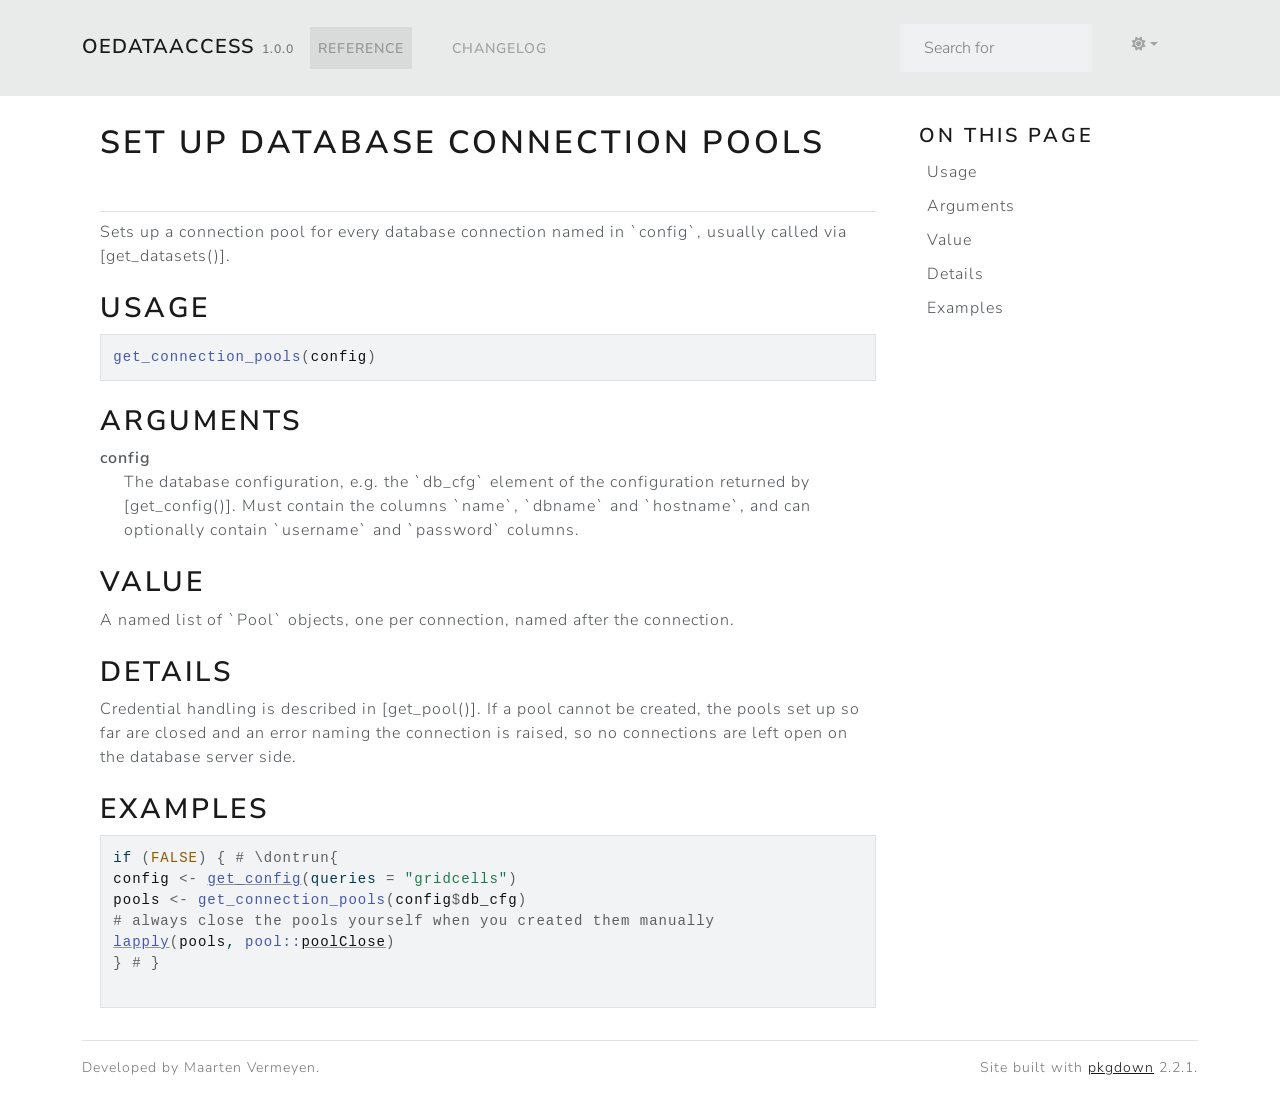
<file: reference/get_connection_pools.html>
<!DOCTYPE html>
<!-- Generated by pkgdown: do not edit by hand --><html lang="en"><head><meta charset="UTF-8"><meta http-equiv="X-UA-Compatible" content="IE=edge"><meta name="viewport" content="width=device-width, initial-scale=1, shrink-to-fit=no"><title>Set up database connection pools — get_connection_pools • OeDataAccess</title><script src="../lightswitch.js"></script><script src="../deps/jquery-3.6.0/jquery-3.6.0.min.js"></script><meta name="viewport" content="width=device-width, initial-scale=1, shrink-to-fit=no"><link href="../deps/bootstrap-5.3.8/bootstrap.min.css" rel="stylesheet"><script src="../deps/bootstrap-5.3.8/bootstrap.bundle.min.js"></script><link href="../deps/font-awesome-6.5.2/css/all.min.css" rel="stylesheet"><link href="../deps/font-awesome-6.5.2/css/v4-shims.min.css" rel="stylesheet"><script src="../deps/headroom-0.11.0/headroom.min.js"></script><script src="../deps/headroom-0.11.0/jQuery.headroom.min.js"></script><script src="../deps/bootstrap-toc-1.0.1/bootstrap-toc.min.js"></script><script src="../deps/clipboard.js-2.0.11/clipboard.min.js"></script><script src="../deps/search-1.0.0/autocomplete.jquery.min.js"></script><script src="../deps/search-1.0.0/fuse.min.js"></script><script src="../deps/search-1.0.0/mark.min.js"></script><!-- pkgdown --><script src="../pkgdown.js"></script><meta property="og:title" content="Set up database connection pools — get_connection_pools"><meta name="description" content="Sets up a connection pool for every database connection named in
`config`, usually called via [get_datasets()]."><meta property="og:description" content="Sets up a connection pool for every database connection named in
`config`, usually called via [get_datasets()]."></head><body>
    <a href="#main" class="visually-hidden-focusable">Skip to contents</a>


    <nav class="navbar navbar-expand-lg fixed-top " aria-label="Site navigation"><div class="container">

    <a class="navbar-brand me-2" href="../index.html">OeDataAccess</a>

    <small class="nav-text text-muted me-auto" data-bs-toggle="tooltip" data-bs-placement="bottom" title="">1.0.0</small>


    <button class="navbar-toggler" type="button" data-bs-toggle="collapse" data-bs-target="#navbar" aria-controls="navbar" aria-expanded="false" aria-label="Toggle navigation">
      <span class="navbar-toggler-icon"></span>
    </button>

    <div id="navbar" class="collapse navbar-collapse ms-3">
      <ul class="navbar-nav me-auto"><li class="active nav-item"><a class="nav-link" href="../reference/index.html">Reference</a></li>
<li class="nav-item"><a class="nav-link" href="../news/index.html">Changelog</a></li>
      </ul><ul class="navbar-nav"><li class="nav-item"><form class="form-inline" role="search">
 <input class="form-control" type="search" name="search-input" id="search-input" autocomplete="off" aria-label="Search site" placeholder="Search for" data-search-index="../search.json"></form></li>
<li class="nav-item dropdown">
  <button class="nav-link dropdown-toggle" type="button" id="dropdown-lightswitch" data-bs-toggle="dropdown" aria-expanded="false" aria-haspopup="true" aria-label="Light switch"><span class="fa fa-sun"></span></button>
  <ul class="dropdown-menu dropdown-menu-end" aria-labelledby="dropdown-lightswitch"><li><button class="dropdown-item" data-bs-theme-value="light"><span class="fa fa-sun"></span> Light</button></li>
    <li><button class="dropdown-item" data-bs-theme-value="dark"><span class="fa fa-moon"></span> Dark</button></li>
    <li><button class="dropdown-item" data-bs-theme-value="auto"><span class="fa fa-adjust"></span> Auto</button></li>
  </ul></li>
      </ul></div>


  </div>
</nav><div class="container template-reference-topic">
<div class="row">
  <main id="main" class="col-md-9"><div class="page-header">

      <h1>Set up database connection pools</h1>

      <div class="d-none name"><code>get_connection_pools.Rd</code></div>
    </div>

    <div class="ref-description section level2">
    <p>Sets up a connection pool for every database connection named in
`config`, usually called via [get_datasets()].</p>
    </div>

    <div class="section level2">
    <h2 id="ref-usage">Usage<a class="anchor" aria-label="anchor" href="#ref-usage"></a></h2>
    <div class="sourceCode"><pre class="sourceCode r"><code><span><span class="fu">get_connection_pools</span><span class="op">(</span><span class="va">config</span><span class="op">)</span></span></code></pre></div>
    </div>

    <div class="section level2">
    <h2 id="arguments">Arguments<a class="anchor" aria-label="anchor" href="#arguments"></a></h2>


<dl><dt id="arg-config">config<a class="anchor" aria-label="anchor" href="#arg-config"></a></dt>
<dd><p>The database configuration, e.g. the `db_cfg` element of
the configuration returned by [get_config()]. Must contain the columns
`name`, `dbname` and `hostname`, and can optionally contain `username`
and `password` columns.</p></dd>

</dl></div>
    <div class="section level2">
    <h2 id="value">Value<a class="anchor" aria-label="anchor" href="#value"></a></h2>
    <p>A named list of `Pool` objects, one per connection, named after
  the connection.</p>
    </div>
    <div class="section level2">
    <h2 id="details">Details<a class="anchor" aria-label="anchor" href="#details"></a></h2>
    <p>Credential handling is described in [get_pool()]. If a pool cannot be
created, the pools set up so far are closed and an error naming the
connection is raised, so no connections are left open on the database
server side.</p>
    </div>

    <div class="section level2">
    <h2 id="ref-examples">Examples<a class="anchor" aria-label="anchor" href="#ref-examples"></a></h2>
    <div class="sourceCode"><pre class="sourceCode r"><code><span class="r-in"><span><span class="kw">if</span> <span class="op">(</span><span class="cn">FALSE</span><span class="op">)</span> <span class="op">{</span> <span class="co"># \dontrun{</span></span></span>
<span class="r-in"><span><span class="va">config</span> <span class="op">&lt;-</span> <span class="fu"><a href="get_config.html">get_config</a></span><span class="op">(</span>queries <span class="op">=</span> <span class="st">"gridcells"</span><span class="op">)</span></span></span>
<span class="r-in"><span><span class="va">pools</span> <span class="op">&lt;-</span> <span class="fu">get_connection_pools</span><span class="op">(</span><span class="va">config</span><span class="op">$</span><span class="va">db_cfg</span><span class="op">)</span></span></span>
<span class="r-in"><span><span class="co"># always close the pools yourself when you created them manually</span></span></span>
<span class="r-in"><span><span class="fu"><a href="https://rdrr.io/r/base/lapply.html" class="external-link">lapply</a></span><span class="op">(</span><span class="va">pools</span>, <span class="fu">pool</span><span class="fu">::</span><span class="va"><a href="http://rstudio.github.io/pool/reference/Pool-class.html" class="external-link">poolClose</a></span><span class="op">)</span></span></span>
<span class="r-in"><span><span class="op">}</span> <span class="co"># }</span></span></span>
<span class="r-in"><span></span></span>
</code></pre></div>
    </div>
  </main><aside class="col-md-3"><nav id="toc" aria-label="Table of contents"><h2>On this page</h2>
    </nav></aside></div>


    <footer><div class="pkgdown-footer-left">
  <p>Developed by Maarten Vermeyen.</p>
</div>

<div class="pkgdown-footer-right">
  <p>Site built with <a href="https://pkgdown.r-lib.org/" class="external-link">pkgdown</a> 2.2.1.</p>
</div>

    </footer></div>





  </body></html>
</file>
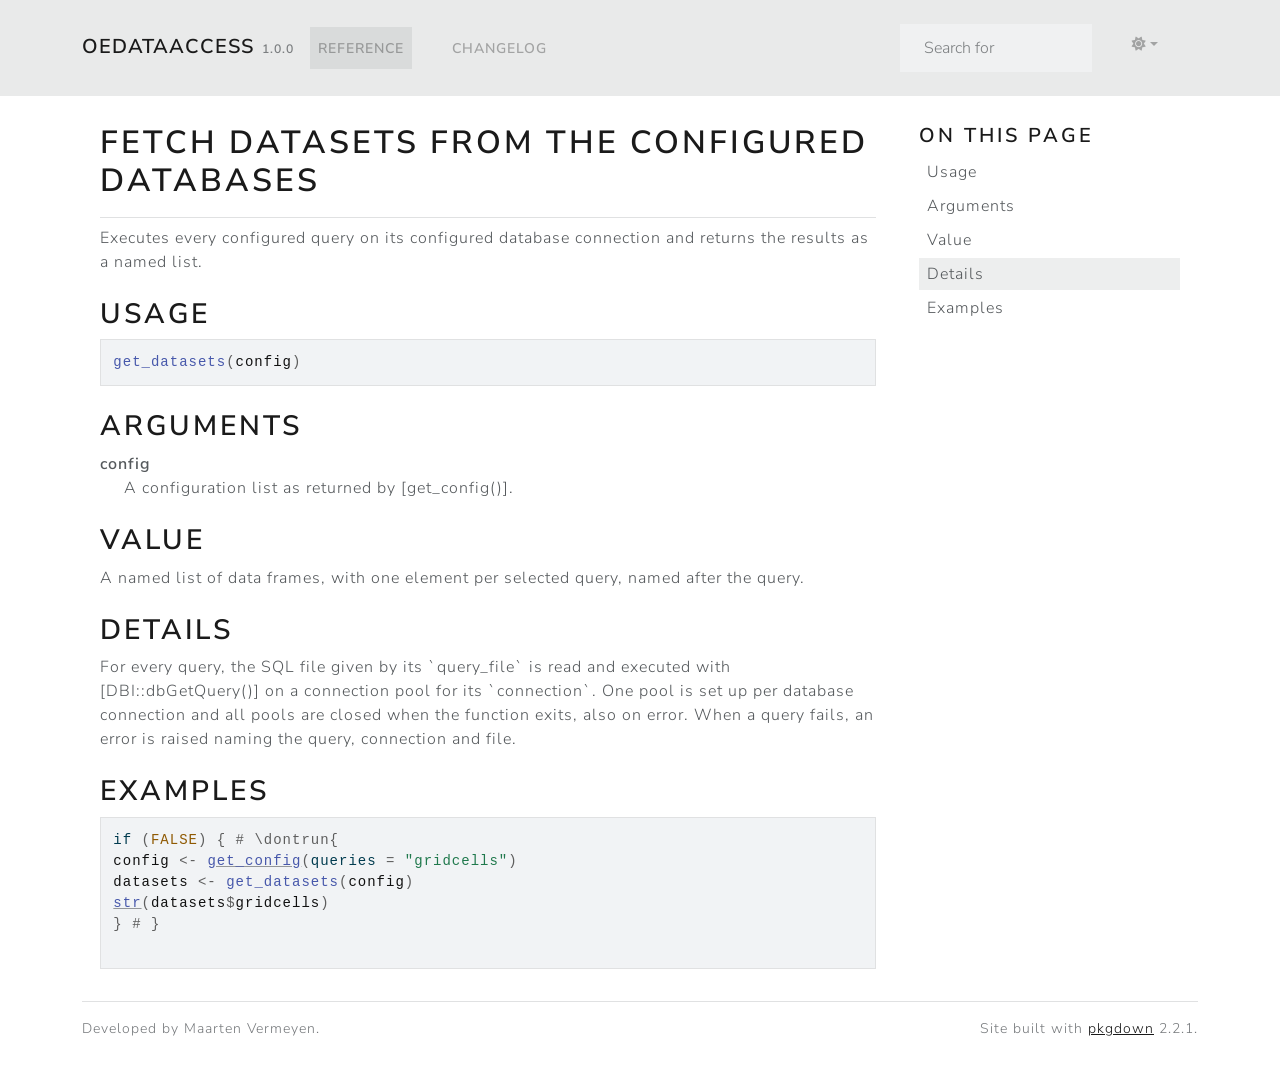
<file: reference/get_datasets.html>
<!DOCTYPE html>
<!-- Generated by pkgdown: do not edit by hand --><html lang="en"><head><meta charset="UTF-8"><meta http-equiv="X-UA-Compatible" content="IE=edge"><meta name="viewport" content="width=device-width, initial-scale=1, shrink-to-fit=no"><title>Fetch datasets from the configured databases — get_datasets • OeDataAccess</title><script src="../lightswitch.js"></script><script src="../deps/jquery-3.6.0/jquery-3.6.0.min.js"></script><meta name="viewport" content="width=device-width, initial-scale=1, shrink-to-fit=no"><link href="../deps/bootstrap-5.3.8/bootstrap.min.css" rel="stylesheet"><script src="../deps/bootstrap-5.3.8/bootstrap.bundle.min.js"></script><link href="../deps/font-awesome-6.5.2/css/all.min.css" rel="stylesheet"><link href="../deps/font-awesome-6.5.2/css/v4-shims.min.css" rel="stylesheet"><script src="../deps/headroom-0.11.0/headroom.min.js"></script><script src="../deps/headroom-0.11.0/jQuery.headroom.min.js"></script><script src="../deps/bootstrap-toc-1.0.1/bootstrap-toc.min.js"></script><script src="../deps/clipboard.js-2.0.11/clipboard.min.js"></script><script src="../deps/search-1.0.0/autocomplete.jquery.min.js"></script><script src="../deps/search-1.0.0/fuse.min.js"></script><script src="../deps/search-1.0.0/mark.min.js"></script><!-- pkgdown --><script src="../pkgdown.js"></script><meta property="og:title" content="Fetch datasets from the configured databases — get_datasets"><meta name="description" content="Executes every configured query on its configured database connection
and returns the results as a named list."><meta property="og:description" content="Executes every configured query on its configured database connection
and returns the results as a named list."></head><body>
    <a href="#main" class="visually-hidden-focusable">Skip to contents</a>


    <nav class="navbar navbar-expand-lg fixed-top " aria-label="Site navigation"><div class="container">

    <a class="navbar-brand me-2" href="../index.html">OeDataAccess</a>

    <small class="nav-text text-muted me-auto" data-bs-toggle="tooltip" data-bs-placement="bottom" title="">1.0.0</small>


    <button class="navbar-toggler" type="button" data-bs-toggle="collapse" data-bs-target="#navbar" aria-controls="navbar" aria-expanded="false" aria-label="Toggle navigation">
      <span class="navbar-toggler-icon"></span>
    </button>

    <div id="navbar" class="collapse navbar-collapse ms-3">
      <ul class="navbar-nav me-auto"><li class="active nav-item"><a class="nav-link" href="../reference/index.html">Reference</a></li>
<li class="nav-item"><a class="nav-link" href="../news/index.html">Changelog</a></li>
      </ul><ul class="navbar-nav"><li class="nav-item"><form class="form-inline" role="search">
 <input class="form-control" type="search" name="search-input" id="search-input" autocomplete="off" aria-label="Search site" placeholder="Search for" data-search-index="../search.json"></form></li>
<li class="nav-item dropdown">
  <button class="nav-link dropdown-toggle" type="button" id="dropdown-lightswitch" data-bs-toggle="dropdown" aria-expanded="false" aria-haspopup="true" aria-label="Light switch"><span class="fa fa-sun"></span></button>
  <ul class="dropdown-menu dropdown-menu-end" aria-labelledby="dropdown-lightswitch"><li><button class="dropdown-item" data-bs-theme-value="light"><span class="fa fa-sun"></span> Light</button></li>
    <li><button class="dropdown-item" data-bs-theme-value="dark"><span class="fa fa-moon"></span> Dark</button></li>
    <li><button class="dropdown-item" data-bs-theme-value="auto"><span class="fa fa-adjust"></span> Auto</button></li>
  </ul></li>
      </ul></div>


  </div>
</nav><div class="container template-reference-topic">
<div class="row">
  <main id="main" class="col-md-9"><div class="page-header">

      <h1>Fetch datasets from the configured databases</h1>

      <div class="d-none name"><code>get_datasets.Rd</code></div>
    </div>

    <div class="ref-description section level2">
    <p>Executes every configured query on its configured database connection
and returns the results as a named list.</p>
    </div>

    <div class="section level2">
    <h2 id="ref-usage">Usage<a class="anchor" aria-label="anchor" href="#ref-usage"></a></h2>
    <div class="sourceCode"><pre class="sourceCode r"><code><span><span class="fu">get_datasets</span><span class="op">(</span><span class="va">config</span><span class="op">)</span></span></code></pre></div>
    </div>

    <div class="section level2">
    <h2 id="arguments">Arguments<a class="anchor" aria-label="anchor" href="#arguments"></a></h2>


<dl><dt id="arg-config">config<a class="anchor" aria-label="anchor" href="#arg-config"></a></dt>
<dd><p>A configuration list as returned by [get_config()].</p></dd>

</dl></div>
    <div class="section level2">
    <h2 id="value">Value<a class="anchor" aria-label="anchor" href="#value"></a></h2>
    <p>A named list of data frames, with one element per selected query,
  named after the query.</p>
    </div>
    <div class="section level2">
    <h2 id="details">Details<a class="anchor" aria-label="anchor" href="#details"></a></h2>
    <p>For every query, the SQL file given by its `query_file` is read and
executed with [DBI::dbGetQuery()] on a connection pool for its
`connection`. One pool is set up per database connection and all pools
are closed when the function exits, also on error. When a query fails,
an error is raised naming the query, connection and file.</p>
    </div>

    <div class="section level2">
    <h2 id="ref-examples">Examples<a class="anchor" aria-label="anchor" href="#ref-examples"></a></h2>
    <div class="sourceCode"><pre class="sourceCode r"><code><span class="r-in"><span><span class="kw">if</span> <span class="op">(</span><span class="cn">FALSE</span><span class="op">)</span> <span class="op">{</span> <span class="co"># \dontrun{</span></span></span>
<span class="r-in"><span><span class="va">config</span> <span class="op">&lt;-</span> <span class="fu"><a href="get_config.html">get_config</a></span><span class="op">(</span>queries <span class="op">=</span> <span class="st">"gridcells"</span><span class="op">)</span></span></span>
<span class="r-in"><span><span class="va">datasets</span> <span class="op">&lt;-</span> <span class="fu">get_datasets</span><span class="op">(</span><span class="va">config</span><span class="op">)</span></span></span>
<span class="r-in"><span><span class="fu"><a href="https://rdrr.io/r/utils/str.html" class="external-link">str</a></span><span class="op">(</span><span class="va">datasets</span><span class="op">$</span><span class="va">gridcells</span><span class="op">)</span></span></span>
<span class="r-in"><span><span class="op">}</span> <span class="co"># }</span></span></span>
<span class="r-in"><span></span></span>
</code></pre></div>
    </div>
  </main><aside class="col-md-3"><nav id="toc" aria-label="Table of contents"><h2>On this page</h2>
    </nav></aside></div>


    <footer><div class="pkgdown-footer-left">
  <p>Developed by Maarten Vermeyen.</p>
</div>

<div class="pkgdown-footer-right">
  <p>Site built with <a href="https://pkgdown.r-lib.org/" class="external-link">pkgdown</a> 2.2.1.</p>
</div>

    </footer></div>





  </body></html>
</file>
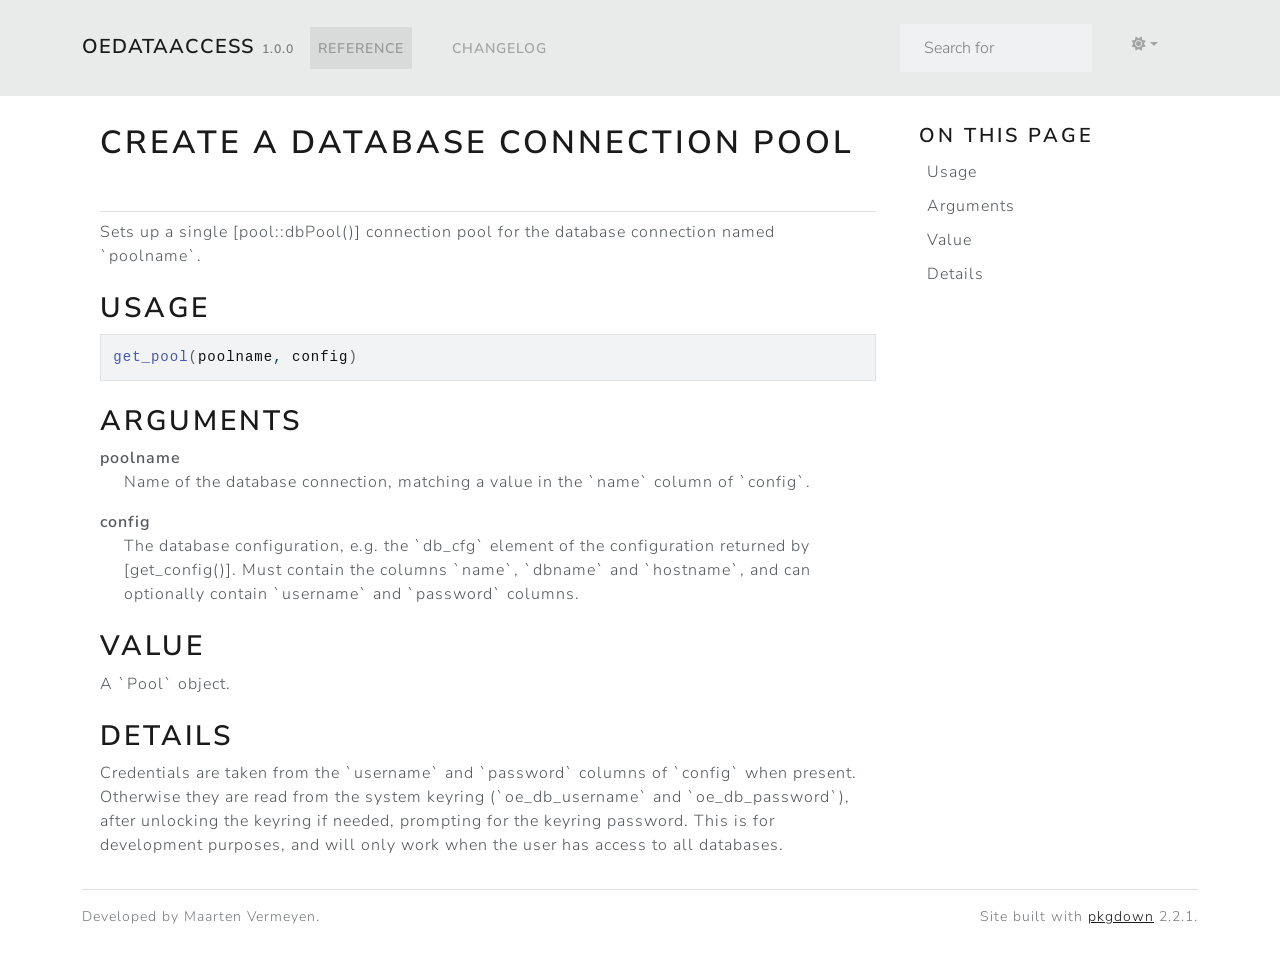
<file: reference/get_pool.html>
<!DOCTYPE html>
<!-- Generated by pkgdown: do not edit by hand --><html lang="en"><head><meta charset="UTF-8"><meta http-equiv="X-UA-Compatible" content="IE=edge"><meta name="viewport" content="width=device-width, initial-scale=1, shrink-to-fit=no"><title>Create a database connection pool — get_pool • OeDataAccess</title><script src="../lightswitch.js"></script><script src="../deps/jquery-3.6.0/jquery-3.6.0.min.js"></script><meta name="viewport" content="width=device-width, initial-scale=1, shrink-to-fit=no"><link href="../deps/bootstrap-5.3.8/bootstrap.min.css" rel="stylesheet"><script src="../deps/bootstrap-5.3.8/bootstrap.bundle.min.js"></script><link href="../deps/font-awesome-6.5.2/css/all.min.css" rel="stylesheet"><link href="../deps/font-awesome-6.5.2/css/v4-shims.min.css" rel="stylesheet"><script src="../deps/headroom-0.11.0/headroom.min.js"></script><script src="../deps/headroom-0.11.0/jQuery.headroom.min.js"></script><script src="../deps/bootstrap-toc-1.0.1/bootstrap-toc.min.js"></script><script src="../deps/clipboard.js-2.0.11/clipboard.min.js"></script><script src="../deps/search-1.0.0/autocomplete.jquery.min.js"></script><script src="../deps/search-1.0.0/fuse.min.js"></script><script src="../deps/search-1.0.0/mark.min.js"></script><!-- pkgdown --><script src="../pkgdown.js"></script><meta property="og:title" content="Create a database connection pool — get_pool"><meta name="description" content="Sets up a single [pool::dbPool()] connection pool for the database
connection named `poolname`."><meta property="og:description" content="Sets up a single [pool::dbPool()] connection pool for the database
connection named `poolname`."></head><body>
    <a href="#main" class="visually-hidden-focusable">Skip to contents</a>


    <nav class="navbar navbar-expand-lg fixed-top " aria-label="Site navigation"><div class="container">

    <a class="navbar-brand me-2" href="../index.html">OeDataAccess</a>

    <small class="nav-text text-muted me-auto" data-bs-toggle="tooltip" data-bs-placement="bottom" title="">1.0.0</small>


    <button class="navbar-toggler" type="button" data-bs-toggle="collapse" data-bs-target="#navbar" aria-controls="navbar" aria-expanded="false" aria-label="Toggle navigation">
      <span class="navbar-toggler-icon"></span>
    </button>

    <div id="navbar" class="collapse navbar-collapse ms-3">
      <ul class="navbar-nav me-auto"><li class="active nav-item"><a class="nav-link" href="../reference/index.html">Reference</a></li>
<li class="nav-item"><a class="nav-link" href="../news/index.html">Changelog</a></li>
      </ul><ul class="navbar-nav"><li class="nav-item"><form class="form-inline" role="search">
 <input class="form-control" type="search" name="search-input" id="search-input" autocomplete="off" aria-label="Search site" placeholder="Search for" data-search-index="../search.json"></form></li>
<li class="nav-item dropdown">
  <button class="nav-link dropdown-toggle" type="button" id="dropdown-lightswitch" data-bs-toggle="dropdown" aria-expanded="false" aria-haspopup="true" aria-label="Light switch"><span class="fa fa-sun"></span></button>
  <ul class="dropdown-menu dropdown-menu-end" aria-labelledby="dropdown-lightswitch"><li><button class="dropdown-item" data-bs-theme-value="light"><span class="fa fa-sun"></span> Light</button></li>
    <li><button class="dropdown-item" data-bs-theme-value="dark"><span class="fa fa-moon"></span> Dark</button></li>
    <li><button class="dropdown-item" data-bs-theme-value="auto"><span class="fa fa-adjust"></span> Auto</button></li>
  </ul></li>
      </ul></div>


  </div>
</nav><div class="container template-reference-topic">
<div class="row">
  <main id="main" class="col-md-9"><div class="page-header">

      <h1>Create a database connection pool</h1>

      <div class="d-none name"><code>get_pool.Rd</code></div>
    </div>

    <div class="ref-description section level2">
    <p>Sets up a single [pool::dbPool()] connection pool for the database
connection named `poolname`.</p>
    </div>

    <div class="section level2">
    <h2 id="ref-usage">Usage<a class="anchor" aria-label="anchor" href="#ref-usage"></a></h2>
    <div class="sourceCode"><pre class="sourceCode r"><code><span><span class="fu">get_pool</span><span class="op">(</span><span class="va">poolname</span>, <span class="va">config</span><span class="op">)</span></span></code></pre></div>
    </div>

    <div class="section level2">
    <h2 id="arguments">Arguments<a class="anchor" aria-label="anchor" href="#arguments"></a></h2>


<dl><dt id="arg-poolname">poolname<a class="anchor" aria-label="anchor" href="#arg-poolname"></a></dt>
<dd><p>Name of the database connection, matching a value in the
`name` column of `config`.</p></dd>


<dt id="arg-config">config<a class="anchor" aria-label="anchor" href="#arg-config"></a></dt>
<dd><p>The database configuration, e.g. the `db_cfg` element of
the configuration returned by [get_config()]. Must contain the columns
`name`, `dbname` and `hostname`, and can optionally contain `username`
and `password` columns.</p></dd>

</dl></div>
    <div class="section level2">
    <h2 id="value">Value<a class="anchor" aria-label="anchor" href="#value"></a></h2>
    <p>A `Pool` object.</p>
    </div>
    <div class="section level2">
    <h2 id="details">Details<a class="anchor" aria-label="anchor" href="#details"></a></h2>
    <p>Credentials are taken from the `username` and `password` columns of
`config` when present. Otherwise they are read from the system keyring
(`oe_db_username` and `oe_db_password`), after unlocking the keyring if
needed, prompting for the keyring password. This is for development
purposes, and will only work when the user has access to all databases.</p>
    </div>

  </main><aside class="col-md-3"><nav id="toc" aria-label="Table of contents"><h2>On this page</h2>
    </nav></aside></div>


    <footer><div class="pkgdown-footer-left">
  <p>Developed by Maarten Vermeyen.</p>
</div>

<div class="pkgdown-footer-right">
  <p>Site built with <a href="https://pkgdown.r-lib.org/" class="external-link">pkgdown</a> 2.2.1.</p>
</div>

    </footer></div>





  </body></html>
</file>
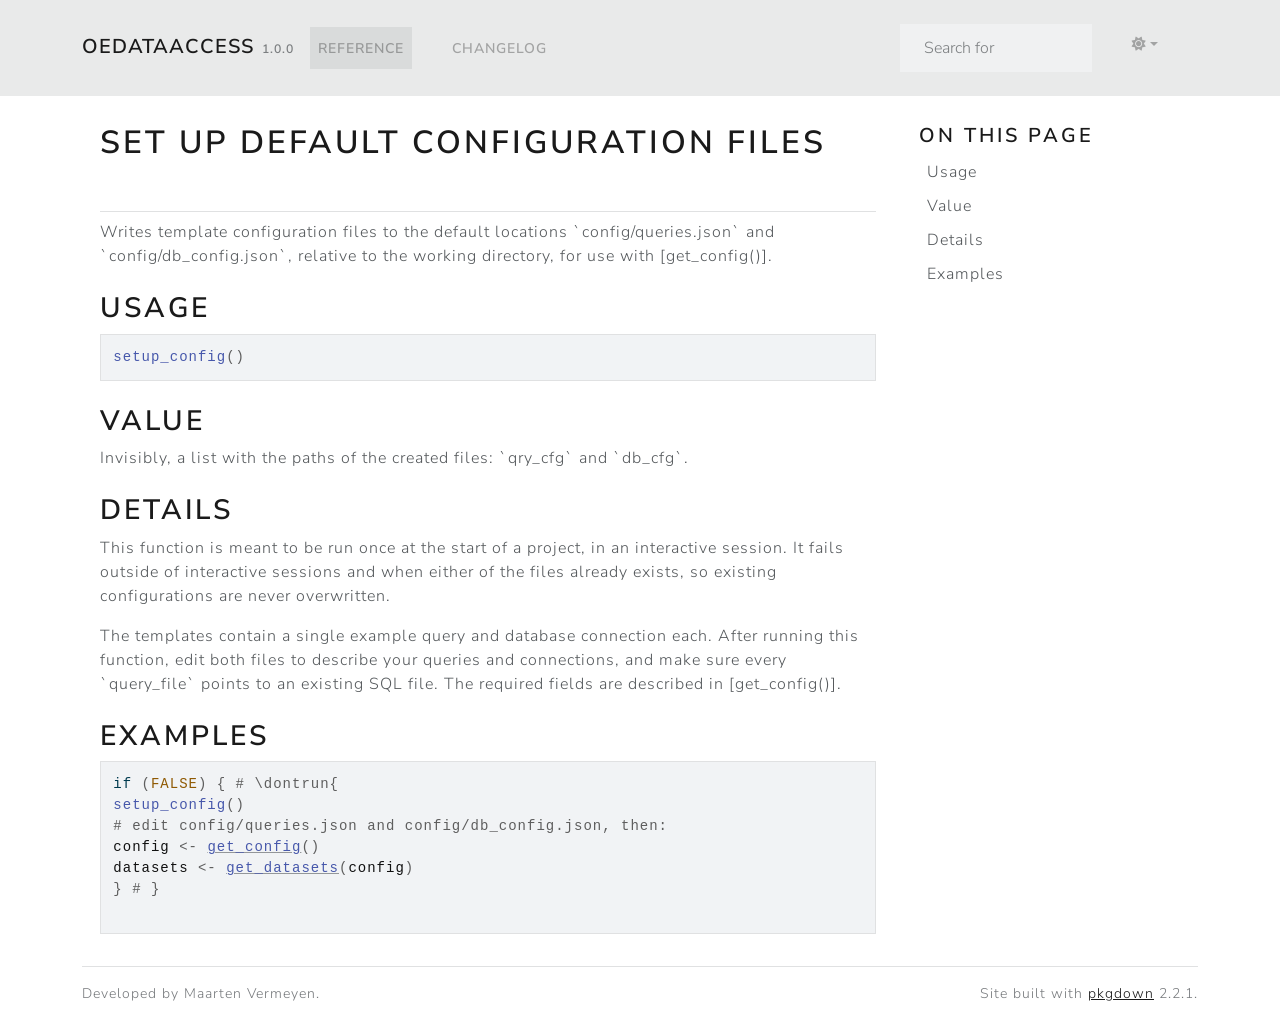
<file: reference/setup_config.html>
<!DOCTYPE html>
<!-- Generated by pkgdown: do not edit by hand --><html lang="en"><head><meta charset="UTF-8"><meta http-equiv="X-UA-Compatible" content="IE=edge"><meta name="viewport" content="width=device-width, initial-scale=1, shrink-to-fit=no"><title>Set up default configuration files — setup_config • OeDataAccess</title><script src="../lightswitch.js"></script><script src="../deps/jquery-3.6.0/jquery-3.6.0.min.js"></script><meta name="viewport" content="width=device-width, initial-scale=1, shrink-to-fit=no"><link href="../deps/bootstrap-5.3.8/bootstrap.min.css" rel="stylesheet"><script src="../deps/bootstrap-5.3.8/bootstrap.bundle.min.js"></script><link href="../deps/font-awesome-6.5.2/css/all.min.css" rel="stylesheet"><link href="../deps/font-awesome-6.5.2/css/v4-shims.min.css" rel="stylesheet"><script src="../deps/headroom-0.11.0/headroom.min.js"></script><script src="../deps/headroom-0.11.0/jQuery.headroom.min.js"></script><script src="../deps/bootstrap-toc-1.0.1/bootstrap-toc.min.js"></script><script src="../deps/clipboard.js-2.0.11/clipboard.min.js"></script><script src="../deps/search-1.0.0/autocomplete.jquery.min.js"></script><script src="../deps/search-1.0.0/fuse.min.js"></script><script src="../deps/search-1.0.0/mark.min.js"></script><!-- pkgdown --><script src="../pkgdown.js"></script><meta property="og:title" content="Set up default configuration files — setup_config"><meta name="description" content="Writes template configuration files to the default locations
`config/queries.json` and `config/db_config.json`, relative to the
working directory, for use with [get_config()]."><meta property="og:description" content="Writes template configuration files to the default locations
`config/queries.json` and `config/db_config.json`, relative to the
working directory, for use with [get_config()]."></head><body>
    <a href="#main" class="visually-hidden-focusable">Skip to contents</a>


    <nav class="navbar navbar-expand-lg fixed-top " aria-label="Site navigation"><div class="container">

    <a class="navbar-brand me-2" href="../index.html">OeDataAccess</a>

    <small class="nav-text text-muted me-auto" data-bs-toggle="tooltip" data-bs-placement="bottom" title="">1.0.0</small>


    <button class="navbar-toggler" type="button" data-bs-toggle="collapse" data-bs-target="#navbar" aria-controls="navbar" aria-expanded="false" aria-label="Toggle navigation">
      <span class="navbar-toggler-icon"></span>
    </button>

    <div id="navbar" class="collapse navbar-collapse ms-3">
      <ul class="navbar-nav me-auto"><li class="active nav-item"><a class="nav-link" href="../reference/index.html">Reference</a></li>
<li class="nav-item"><a class="nav-link" href="../news/index.html">Changelog</a></li>
      </ul><ul class="navbar-nav"><li class="nav-item"><form class="form-inline" role="search">
 <input class="form-control" type="search" name="search-input" id="search-input" autocomplete="off" aria-label="Search site" placeholder="Search for" data-search-index="../search.json"></form></li>
<li class="nav-item dropdown">
  <button class="nav-link dropdown-toggle" type="button" id="dropdown-lightswitch" data-bs-toggle="dropdown" aria-expanded="false" aria-haspopup="true" aria-label="Light switch"><span class="fa fa-sun"></span></button>
  <ul class="dropdown-menu dropdown-menu-end" aria-labelledby="dropdown-lightswitch"><li><button class="dropdown-item" data-bs-theme-value="light"><span class="fa fa-sun"></span> Light</button></li>
    <li><button class="dropdown-item" data-bs-theme-value="dark"><span class="fa fa-moon"></span> Dark</button></li>
    <li><button class="dropdown-item" data-bs-theme-value="auto"><span class="fa fa-adjust"></span> Auto</button></li>
  </ul></li>
      </ul></div>


  </div>
</nav><div class="container template-reference-topic">
<div class="row">
  <main id="main" class="col-md-9"><div class="page-header">

      <h1>Set up default configuration files</h1>

      <div class="d-none name"><code>setup_config.Rd</code></div>
    </div>

    <div class="ref-description section level2">
    <p>Writes template configuration files to the default locations
`config/queries.json` and `config/db_config.json`, relative to the
working directory, for use with [get_config()].</p>
    </div>

    <div class="section level2">
    <h2 id="ref-usage">Usage<a class="anchor" aria-label="anchor" href="#ref-usage"></a></h2>
    <div class="sourceCode"><pre class="sourceCode r"><code><span><span class="fu">setup_config</span><span class="op">(</span><span class="op">)</span></span></code></pre></div>
    </div>

    <div class="section level2">
    <h2 id="value">Value<a class="anchor" aria-label="anchor" href="#value"></a></h2>
    <p>Invisibly, a list with the paths of the created files:
  `qry_cfg` and `db_cfg`.</p>
    </div>
    <div class="section level2">
    <h2 id="details">Details<a class="anchor" aria-label="anchor" href="#details"></a></h2>
    <p>This function is meant to be run once at the start of a project, in an
interactive session. It fails outside of interactive sessions and when
either of the files already exists, so existing configurations are
never overwritten.</p>

<p>The templates contain a single example query and database connection
each. After running this function, edit both files to describe your
queries and connections, and make sure every `query_file` points to an
existing SQL file. The required fields are described in [get_config()].</p>
    </div>

    <div class="section level2">
    <h2 id="ref-examples">Examples<a class="anchor" aria-label="anchor" href="#ref-examples"></a></h2>
    <div class="sourceCode"><pre class="sourceCode r"><code><span class="r-in"><span><span class="kw">if</span> <span class="op">(</span><span class="cn">FALSE</span><span class="op">)</span> <span class="op">{</span> <span class="co"># \dontrun{</span></span></span>
<span class="r-in"><span><span class="fu">setup_config</span><span class="op">(</span><span class="op">)</span></span></span>
<span class="r-in"><span><span class="co"># edit config/queries.json and config/db_config.json, then:</span></span></span>
<span class="r-in"><span><span class="va">config</span> <span class="op">&lt;-</span> <span class="fu"><a href="get_config.html">get_config</a></span><span class="op">(</span><span class="op">)</span></span></span>
<span class="r-in"><span><span class="va">datasets</span> <span class="op">&lt;-</span> <span class="fu"><a href="get_datasets.html">get_datasets</a></span><span class="op">(</span><span class="va">config</span><span class="op">)</span></span></span>
<span class="r-in"><span><span class="op">}</span> <span class="co"># }</span></span></span>
<span class="r-in"><span></span></span>
</code></pre></div>
    </div>
  </main><aside class="col-md-3"><nav id="toc" aria-label="Table of contents"><h2>On this page</h2>
    </nav></aside></div>


    <footer><div class="pkgdown-footer-left">
  <p>Developed by Maarten Vermeyen.</p>
</div>

<div class="pkgdown-footer-right">
  <p>Site built with <a href="https://pkgdown.r-lib.org/" class="external-link">pkgdown</a> 2.2.1.</p>
</div>

    </footer></div>





  </body></html>
</file>
<file: deps/font-awesome-6.5.2/css/v4-shims.min.css>
/*!
 * Font Awesome Free 6.5.2 by @fontawesome - https://fontawesome.com
 * License - https://fontawesome.com/license/free (Icons: CC BY 4.0, Fonts: SIL OFL 1.1, Code: MIT License)
 * Copyright 2024 Fonticons, Inc.
 */
.fa.fa-glass:before{content:"\f000"}.fa.fa-envelope-o{font-family:"Font Awesome 6 Free";font-weight:400}.fa.fa-envelope-o:before{content:"\f0e0"}.fa.fa-star-o{font-family:"Font Awesome 6 Free";font-weight:400}.fa.fa-star-o:before{content:"\f005"}.fa.fa-close:before,.fa.fa-remove:before{content:"\f00d"}.fa.fa-gear:before{content:"\f013"}.fa.fa-trash-o{font-family:"Font Awesome 6 Free";font-weight:400}.fa.fa-trash-o:before{content:"\f2ed"}.fa.fa-home:before{content:"\f015"}.fa.fa-file-o{font-family:"Font Awesome 6 Free";font-weight:400}.fa.fa-file-o:before{content:"\f15b"}.fa.fa-clock-o{font-family:"Font Awesome 6 Free";font-weight:400}.fa.fa-clock-o:before{content:"\f017"}.fa.fa-arrow-circle-o-down{font-family:"Font Awesome 6 Free";font-weight:400}.fa.fa-arrow-circle-o-down:before{content:"\f358"}.fa.fa-arrow-circle-o-up{font-family:"Font Awesome 6 Free";font-weight:400}.fa.fa-arrow-circle-o-up:before{content:"\f35b"}.fa.fa-play-circle-o{font-family:"Font Awesome 6 Free";font-weight:400}.fa.fa-play-circle-o:before{content:"\f144"}.fa.fa-repeat:before,.fa.fa-rotate-right:before{content:"\f01e"}.fa.fa-refresh:before{content:"\f021"}.fa.fa-list-alt{font-family:"Font Awesome 6 Free";font-weight:400}.fa.fa-list-alt:before{content:"\f022"}.fa.fa-dedent:before{content:"\f03b"}.fa.fa-video-camera:before{content:"\f03d"}.fa.fa-picture-o{font-family:"Font Awesome 6 Free";font-weight:400}.fa.fa-picture-o:before{content:"\f03e"}.fa.fa-photo{font-family:"Font Awesome 6 Free";font-weight:400}.fa.fa-photo:before{content:"\f03e"}.fa.fa-image{font-family:"Font Awesome 6 Free";font-weight:400}.fa.fa-image:before{content:"\f03e"}.fa.fa-map-marker:before{content:"\f3c5"}.fa.fa-pencil-square-o{font-family:"Font Awesome 6 Free";font-weight:400}.fa.fa-pencil-square-o:before{content:"\f044"}.fa.fa-edit{font-family:"Font Awesome 6 Free";font-weight:400}.fa.fa-edit:before{content:"\f044"}.fa.fa-share-square-o:before{content:"\f14d"}.fa.fa-check-square-o{font-family:"Font Awesome 6 Free";font-weight:400}.fa.fa-check-square-o:before{content:"\f14a"}.fa.fa-arrows:before{content:"\f0b2"}.fa.fa-times-circle-o{font-family:"Font Awesome 6 Free";font-weight:400}.fa.fa-times-circle-o:before{content:"\f057"}.fa.fa-check-circle-o{font-family:"Font Awesome 6 Free";font-weight:400}.fa.fa-check-circle-o:before{content:"\f058"}.fa.fa-mail-forward:before{content:"\f064"}.fa.fa-expand:before{content:"\f424"}.fa.fa-compress:before{content:"\f422"}.fa.fa-eye,.fa.fa-eye-slash{font-family:"Font Awesome 6 Free";font-weight:400}.fa.fa-warning:before{content:"\f071"}.fa.fa-calendar:before{content:"\f073"}.fa.fa-arrows-v:before{content:"\f338"}.fa.fa-arrows-h:before{content:"\f337"}.fa.fa-bar-chart-o:before,.fa.fa-bar-chart:before{content:"\e0e3"}.fa.fa-twitter-square{font-family:"Font Awesome 6 Brands";font-weight:400}.fa.fa-twitter-square:before{content:"\f081"}.fa.fa-facebook-square{font-family:"Font Awesome 6 Brands";font-weight:400}.fa.fa-facebook-square:before{content:"\f082"}.fa.fa-gears:before{content:"\f085"}.fa.fa-thumbs-o-up{font-family:"Font Awesome 6 Free";font-weight:400}.fa.fa-thumbs-o-up:before{content:"\f164"}.fa.fa-thumbs-o-down{font-family:"Font Awesome 6 Free";font-weight:400}.fa.fa-thumbs-o-down:before{content:"\f165"}.fa.fa-heart-o{font-family:"Font Awesome 6 Free";font-weight:400}.fa.fa-heart-o:before{content:"\f004"}.fa.fa-sign-out:before{content:"\f2f5"}.fa.fa-linkedin-square{font-family:"Font Awesome 6 Brands";font-weight:400}.fa.fa-linkedin-square:before{content:"\f08c"}.fa.fa-thumb-tack:before{content:"\f08d"}.fa.fa-external-link:before{content:"\f35d"}.fa.fa-sign-in:before{content:"\f2f6"}.fa.fa-github-square{font-family:"Font Awesome 6 Brands";font-weight:400}.fa.fa-github-square:before{content:"\f092"}.fa.fa-lemon-o{font-family:"Font Awesome 6 Free";font-weight:400}.fa.fa-lemon-o:before{content:"\f094"}.fa.fa-square-o{font-family:"Font Awesome 6 Free";font-weight:400}.fa.fa-square-o:before{content:"\f0c8"}.fa.fa-bookmark-o{font-family:"Font Awesome 6 Free";font-weight:400}.fa.fa-bookmark-o:before{content:"\f02e"}.fa.fa-facebook,.fa.fa-twitter{font-family:"Font Awesome 6 Brands";font-weight:400}.fa.fa-facebook:before{content:"\f39e"}.fa.fa-facebook-f{font-family:"Font Awesome 6 Brands";font-weight:400}.fa.fa-facebook-f:before{content:"\f39e"}.fa.fa-github{font-family:"Font Awesome 6 Brands";font-weight:400}.fa.fa-credit-card{font-family:"Font Awesome 6 Free";font-weight:400}.fa.fa-feed:before{content:"\f09e"}.fa.fa-hdd-o{font-family:"Font Awesome 6 Free";font-weight:400}.fa.fa-hdd-o:before{content:"\f0a0"}.fa.fa-hand-o-right{font-family:"Font Awesome 6 Free";font-weight:400}.fa.fa-hand-o-right:before{content:"\f0a4"}.fa.fa-hand-o-left{font-family:"Font Awesome 6 Free";font-weight:400}.fa.fa-hand-o-left:before{content:"\f0a5"}.fa.fa-hand-o-up{font-family:"Font Awesome 6 Free";font-weight:400}.fa.fa-hand-o-up:before{content:"\f0a6"}.fa.fa-hand-o-down{font-family:"Font Awesome 6 Free";font-weight:400}.fa.fa-hand-o-down:before{content:"\f0a7"}.fa.fa-globe:before{content:"\f57d"}.fa.fa-tasks:before{content:"\f828"}.fa.fa-arrows-alt:before{content:"\f31e"}.fa.fa-group:before{content:"\f0c0"}.fa.fa-chain:before{content:"\f0c1"}.fa.fa-cut:before{content:"\f0c4"}.fa.fa-files-o{font-family:"Font Awesome 6 Free";font-weight:400}.fa.fa-files-o:before{content:"\f0c5"}.fa.fa-floppy-o{font-family:"Font Awesome 6 Free";font-weight:400}.fa.fa-floppy-o:before{content:"\f0c7"}.fa.fa-save{font-family:"Font Awesome 6 Free";font-weight:400}.fa.fa-save:before{content:"\f0c7"}.fa.fa-navicon:before,.fa.fa-reorder:before{content:"\f0c9"}.fa.fa-magic:before{content:"\e2ca"}.fa.fa-pinterest,.fa.fa-pinterest-square{font-family:"Font Awesome 6 Brands";font-weight:400}.fa.fa-pinterest-square:before{content:"\f0d3"}.fa.fa-google-plus-square{font-family:"Font Awesome 6 Brands";font-weight:400}.fa.fa-google-plus-square:before{content:"\f0d4"}.fa.fa-google-plus{font-family:"Font Awesome 6 Brands";font-weight:400}.fa.fa-google-plus:before{content:"\f0d5"}.fa.fa-money:before{content:"\f3d1"}.fa.fa-unsorted:before{content:"\f0dc"}.fa.fa-sort-desc:before{content:"\f0dd"}.fa.fa-sort-asc:before{content:"\f0de"}.fa.fa-linkedin{font-family:"Font Awesome 6 Brands";font-weight:400}.fa.fa-linkedin:before{content:"\f0e1"}.fa.fa-rotate-left:before{content:"\f0e2"}.fa.fa-legal:before{content:"\f0e3"}.fa.fa-dashboard:before,.fa.fa-tachometer:before{content:"\f625"}.fa.fa-comment-o{font-family:"Font Awesome 6 Free";font-weight:400}.fa.fa-comment-o:before{content:"\f075"}.fa.fa-comments-o{font-family:"Font Awesome 6 Free";font-weight:400}.fa.fa-comments-o:before{content:"\f086"}.fa.fa-flash:before{content:"\f0e7"}.fa.fa-clipboard:before{content:"\f0ea"}.fa.fa-lightbulb-o{font-family:"Font Awesome 6 Free";font-weight:400}.fa.fa-lightbulb-o:before{content:"\f0eb"}.fa.fa-exchange:before{content:"\f362"}.fa.fa-cloud-download:before{content:"\f0ed"}.fa.fa-cloud-upload:before{content:"\f0ee"}.fa.fa-bell-o{font-family:"Font Awesome 6 Free";font-weight:400}.fa.fa-bell-o:before{content:"\f0f3"}.fa.fa-cutlery:before{content:"\f2e7"}.fa.fa-file-text-o{font-family:"Font Awesome 6 Free";font-weight:400}.fa.fa-file-text-o:before{content:"\f15c"}.fa.fa-building-o{font-family:"Font Awesome 6 Free";font-weight:400}.fa.fa-building-o:before{content:"\f1ad"}.fa.fa-hospital-o{font-family:"Font Awesome 6 Free";font-weight:400}.fa.fa-hospital-o:before{content:"\f0f8"}.fa.fa-tablet:before{content:"\f3fa"}.fa.fa-mobile-phone:before,.fa.fa-mobile:before{content:"\f3cd"}.fa.fa-circle-o{font-family:"Font Awesome 6 Free";font-weight:400}.fa.fa-circle-o:before{content:"\f111"}.fa.fa-mail-reply:before{content:"\f3e5"}.fa.fa-github-alt{font-family:"Font Awesome 6 Brands";font-weight:400}.fa.fa-folder-o{font-family:"Font Awesome 6 Free";font-weight:400}.fa.fa-folder-o:before{content:"\f07b"}.fa.fa-folder-open-o{font-family:"Font Awesome 6 Free";font-weight:400}.fa.fa-folder-open-o:before{content:"\f07c"}.fa.fa-smile-o{font-family:"Font Awesome 6 Free";font-weight:400}.fa.fa-smile-o:before{content:"\f118"}.fa.fa-frown-o{font-family:"Font Awesome 6 Free";font-weight:400}.fa.fa-frown-o:before{content:"\f119"}.fa.fa-meh-o{font-family:"Font Awesome 6 Free";font-weight:400}.fa.fa-meh-o:before{content:"\f11a"}.fa.fa-keyboard-o{font-family:"Font Awesome 6 Free";font-weight:400}.fa.fa-keyboard-o:before{content:"\f11c"}.fa.fa-flag-o{font-family:"Font Awesome 6 Free";font-weight:400}.fa.fa-flag-o:before{content:"\f024"}.fa.fa-mail-reply-all:before{content:"\f122"}.fa.fa-star-half-o{font-family:"Font Awesome 6 Free";font-weight:400}.fa.fa-star-half-o:before{content:"\f5c0"}.fa.fa-star-half-empty{font-family:"Font Awesome 6 Free";font-weight:400}.fa.fa-star-half-empty:before{content:"\f5c0"}.fa.fa-star-half-full{font-family:"Font Awesome 6 Free";font-weight:400}.fa.fa-star-half-full:before{content:"\f5c0"}.fa.fa-code-fork:before{content:"\f126"}.fa.fa-chain-broken:before,.fa.fa-unlink:before{content:"\f127"}.fa.fa-calendar-o{font-family:"Font Awesome 6 Free";font-weight:400}.fa.fa-calendar-o:before{content:"\f133"}.fa.fa-css3,.fa.fa-html5,.fa.fa-maxcdn{font-family:"Font Awesome 6 Brands";font-weight:400}.fa.fa-unlock-alt:before{content:"\f09c"}.fa.fa-minus-square-o{font-family:"Font Awesome 6 Free";font-weight:400}.fa.fa-minus-square-o:before{content:"\f146"}.fa.fa-level-up:before{content:"\f3bf"}.fa.fa-level-down:before{content:"\f3be"}.fa.fa-pencil-square:before{content:"\f14b"}.fa.fa-external-link-square:before{content:"\f360"}.fa.fa-compass{font-family:"Font Awesome 6 Free";font-weight:400}.fa.fa-caret-square-o-down{font-family:"Font Awesome 6 Free";font-weight:400}.fa.fa-caret-square-o-down:before{content:"\f150"}.fa.fa-toggle-down{font-family:"Font Awesome 6 Free";font-weight:400}.fa.fa-toggle-down:before{content:"\f150"}.fa.fa-caret-square-o-up{font-family:"Font Awesome 6 Free";font-weight:400}.fa.fa-caret-square-o-up:before{content:"\f151"}.fa.fa-toggle-up{font-family:"Font Awesome 6 Free";font-weight:400}.fa.fa-toggle-up:before{content:"\f151"}.fa.fa-caret-square-o-right{font-family:"Font Awesome 6 Free";font-weight:400}.fa.fa-caret-square-o-right:before{content:"\f152"}.fa.fa-toggle-right{font-family:"Font Awesome 6 Free";font-weight:400}.fa.fa-toggle-right:before{content:"\f152"}.fa.fa-eur:before,.fa.fa-euro:before{content:"\f153"}.fa.fa-gbp:before{content:"\f154"}.fa.fa-dollar:before,.fa.fa-usd:before{content:"\24"}.fa.fa-inr:before,.fa.fa-rupee:before{content:"\e1bc"}.fa.fa-cny:before,.fa.fa-jpy:before,.fa.fa-rmb:before,.fa.fa-yen:before{content:"\f157"}.fa.fa-rouble:before,.fa.fa-rub:before,.fa.fa-ruble:before{content:"\f158"}.fa.fa-krw:before,.fa.fa-won:before{content:"\f159"}.fa.fa-bitcoin,.fa.fa-btc{font-family:"Font Awesome 6 Brands";font-weight:400}.fa.fa-bitcoin:before{content:"\f15a"}.fa.fa-file-text:before{content:"\f15c"}.fa.fa-sort-alpha-asc:before{content:"\f15d"}.fa.fa-sort-alpha-desc:before{content:"\f881"}.fa.fa-sort-amount-asc:before{content:"\f884"}.fa.fa-sort-amount-desc:before{content:"\f160"}.fa.fa-sort-numeric-asc:before{content:"\f162"}.fa.fa-sort-numeric-desc:before{content:"\f886"}.fa.fa-youtube-square{font-family:"Font Awesome 6 Brands";font-weight:400}.fa.fa-youtube-square:before{content:"\f431"}.fa.fa-xing,.fa.fa-xing-square,.fa.fa-youtube{font-family:"Font Awesome 6 Brands";font-weight:400}.fa.fa-xing-square:before{content:"\f169"}.fa.fa-youtube-play{font-family:"Font Awesome 6 Brands";font-weight:400}.fa.fa-youtube-play:before{content:"\f167"}.fa.fa-adn,.fa.fa-bitbucket,.fa.fa-bitbucket-square,.fa.fa-dropbox,.fa.fa-flickr,.fa.fa-instagram,.fa.fa-stack-overflow{font-family:"Font Awesome 6 Brands";font-weight:400}.fa.fa-bitbucket-square:before{content:"\f171"}.fa.fa-tumblr,.fa.fa-tumblr-square{font-family:"Font Awesome 6 Brands";font-weight:400}.fa.fa-tumblr-square:before{content:"\f174"}.fa.fa-long-arrow-down:before{content:"\f309"}.fa.fa-long-arrow-up:before{content:"\f30c"}.fa.fa-long-arrow-left:before{content:"\f30a"}.fa.fa-long-arrow-right:before{content:"\f30b"}.fa.fa-android,.fa.fa-apple,.fa.fa-dribbble,.fa.fa-foursquare,.fa.fa-gittip,.fa.fa-gratipay,.fa.fa-linux,.fa.fa-skype,.fa.fa-trello,.fa.fa-windows{font-family:"Font Awesome 6 Brands";font-weight:400}.fa.fa-gittip:before{content:"\f184"}.fa.fa-sun-o{font-family:"Font Awesome 6 Free";font-weight:400}.fa.fa-sun-o:before{content:"\f185"}.fa.fa-moon-o{font-family:"Font Awesome 6 Free";font-weight:400}.fa.fa-moon-o:before{content:"\f186"}.fa.fa-pagelines,.fa.fa-renren,.fa.fa-stack-exchange,.fa.fa-vk,.fa.fa-weibo{font-family:"Font Awesome 6 Brands";font-weight:400}.fa.fa-arrow-circle-o-right{font-family:"Font Awesome 6 Free";font-weight:400}.fa.fa-arrow-circle-o-right:before{content:"\f35a"}.fa.fa-arrow-circle-o-left{font-family:"Font Awesome 6 Free";font-weight:400}.fa.fa-arrow-circle-o-left:before{content:"\f359"}.fa.fa-caret-square-o-left{font-family:"Font Awesome 6 Free";font-weight:400}.fa.fa-caret-square-o-left:before{content:"\f191"}.fa.fa-toggle-left{font-family:"Font Awesome 6 Free";font-weight:400}.fa.fa-toggle-left:before{content:"\f191"}.fa.fa-dot-circle-o{font-family:"Font Awesome 6 Free";font-weight:400}.fa.fa-dot-circle-o:before{content:"\f192"}.fa.fa-vimeo-square{font-family:"Font Awesome 6 Brands";font-weight:400}.fa.fa-vimeo-square:before{content:"\f194"}.fa.fa-try:before,.fa.fa-turkish-lira:before{content:"\e2bb"}.fa.fa-plus-square-o{font-family:"Font Awesome 6 Free";font-weight:400}.fa.fa-plus-square-o:before{content:"\f0fe"}.fa.fa-openid,.fa.fa-slack,.fa.fa-wordpress{font-family:"Font Awesome 6 Brands";font-weight:400}.fa.fa-bank:before,.fa.fa-institution:before{content:"\f19c"}.fa.fa-mortar-board:before{content:"\f19d"}.fa.fa-google,.fa.fa-reddit,.fa.fa-reddit-square,.fa.fa-yahoo{font-family:"Font Awesome 6 Brands";font-weight:400}.fa.fa-reddit-square:before{content:"\f1a2"}.fa.fa-behance,.fa.fa-behance-square,.fa.fa-delicious,.fa.fa-digg,.fa.fa-drupal,.fa.fa-joomla,.fa.fa-pied-piper-alt,.fa.fa-pied-piper-pp,.fa.fa-stumbleupon,.fa.fa-stumbleupon-circle{font-family:"Font Awesome 6 Brands";font-weight:400}.fa.fa-behance-square:before{content:"\f1b5"}.fa.fa-steam,.fa.fa-steam-square{font-family:"Font Awesome 6 Brands";font-weight:400}.fa.fa-steam-square:before{content:"\f1b7"}.fa.fa-automobile:before{content:"\f1b9"}.fa.fa-cab:before{content:"\f1ba"}.fa.fa-deviantart,.fa.fa-soundcloud,.fa.fa-spotify{font-family:"Font Awesome 6 Brands";font-weight:400}.fa.fa-file-pdf-o{font-family:"Font Awesome 6 Free";font-weight:400}.fa.fa-file-pdf-o:before{content:"\f1c1"}.fa.fa-file-word-o{font-family:"Font Awesome 6 Free";font-weight:400}.fa.fa-file-word-o:before{content:"\f1c2"}.fa.fa-file-excel-o{font-family:"Font Awesome 6 Free";font-weight:400}.fa.fa-file-excel-o:before{content:"\f1c3"}.fa.fa-file-powerpoint-o{font-family:"Font Awesome 6 Free";font-weight:400}.fa.fa-file-powerpoint-o:before{content:"\f1c4"}.fa.fa-file-image-o{font-family:"Font Awesome 6 Free";font-weight:400}.fa.fa-file-image-o:before{content:"\f1c5"}.fa.fa-file-photo-o{font-family:"Font Awesome 6 Free";font-weight:400}.fa.fa-file-photo-o:before{content:"\f1c5"}.fa.fa-file-picture-o{font-family:"Font Awesome 6 Free";font-weight:400}.fa.fa-file-picture-o:before{content:"\f1c5"}.fa.fa-file-archive-o{font-family:"Font Awesome 6 Free";font-weight:400}.fa.fa-file-archive-o:before{content:"\f1c6"}.fa.fa-file-zip-o{font-family:"Font Awesome 6 Free";font-weight:400}.fa.fa-file-zip-o:before{content:"\f1c6"}.fa.fa-file-audio-o{font-family:"Font Awesome 6 Free";font-weight:400}.fa.fa-file-audio-o:before{content:"\f1c7"}.fa.fa-file-sound-o{font-family:"Font Awesome 6 Free";font-weight:400}.fa.fa-file-sound-o:before{content:"\f1c7"}.fa.fa-file-video-o{font-family:"Font Awesome 6 Free";font-weight:400}.fa.fa-file-video-o:before{content:"\f1c8"}.fa.fa-file-movie-o{font-family:"Font Awesome 6 Free";font-weight:400}.fa.fa-file-movie-o:before{content:"\f1c8"}.fa.fa-file-code-o{font-family:"Font Awesome 6 Free";font-weight:400}.fa.fa-file-code-o:before{content:"\f1c9"}.fa.fa-codepen,.fa.fa-jsfiddle,.fa.fa-vine{font-family:"Font Awesome 6 Brands";font-weight:400}.fa.fa-life-bouy:before,.fa.fa-life-buoy:before,.fa.fa-life-saver:before,.fa.fa-support:before{content:"\f1cd"}.fa.fa-circle-o-notch:before{content:"\f1ce"}.fa.fa-ra,.fa.fa-rebel{font-family:"Font Awesome 6 Brands";font-weight:400}.fa.fa-ra:before{content:"\f1d0"}.fa.fa-resistance{font-family:"Font Awesome 6 Brands";font-weight:400}.fa.fa-resistance:before{content:"\f1d0"}.fa.fa-empire,.fa.fa-ge{font-family:"Font Awesome 6 Brands";font-weight:400}.fa.fa-ge:before{content:"\f1d1"}.fa.fa-git-square{font-family:"Font Awesome 6 Brands";font-weight:400}.fa.fa-git-square:before{content:"\f1d2"}.fa.fa-git,.fa.fa-hacker-news,.fa.fa-y-combinator-square{font-family:"Font Awesome 6 Brands";font-weight:400}.fa.fa-y-combinator-square:before{content:"\f1d4"}.fa.fa-yc-square{font-family:"Font Awesome 6 Brands";font-weight:400}.fa.fa-yc-square:before{content:"\f1d4"}.fa.fa-qq,.fa.fa-tencent-weibo,.fa.fa-wechat,.fa.fa-weixin{font-family:"Font Awesome 6 Brands";font-weight:400}.fa.fa-wechat:before{content:"\f1d7"}.fa.fa-send:before{content:"\f1d8"}.fa.fa-paper-plane-o{font-family:"Font Awesome 6 Free";font-weight:400}.fa.fa-paper-plane-o:before{content:"\f1d8"}.fa.fa-send-o{font-family:"Font Awesome 6 Free";font-weight:400}.fa.fa-send-o:before{content:"\f1d8"}.fa.fa-circle-thin{font-family:"Font Awesome 6 Free";font-weight:400}.fa.fa-circle-thin:before{content:"\f111"}.fa.fa-header:before{content:"\f1dc"}.fa.fa-futbol-o{font-family:"Font Awesome 6 Free";font-weight:400}.fa.fa-futbol-o:before{content:"\f1e3"}.fa.fa-soccer-ball-o{font-family:"Font Awesome 6 Free";font-weight:400}.fa.fa-soccer-ball-o:before{content:"\f1e3"}.fa.fa-slideshare,.fa.fa-twitch,.fa.fa-yelp{font-family:"Font Awesome 6 Brands";font-weight:400}.fa.fa-newspaper-o{font-family:"Font Awesome 6 Free";font-weight:400}.fa.fa-newspaper-o:before{content:"\f1ea"}.fa.fa-cc-amex,.fa.fa-cc-discover,.fa.fa-cc-mastercard,.fa.fa-cc-paypal,.fa.fa-cc-stripe,.fa.fa-cc-visa,.fa.fa-google-wallet,.fa.fa-paypal{font-family:"Font Awesome 6 Brands";font-weight:400}.fa.fa-bell-slash-o{font-family:"Font Awesome 6 Free";font-weight:400}.fa.fa-bell-slash-o:before{content:"\f1f6"}.fa.fa-trash:before{content:"\f2ed"}.fa.fa-copyright{font-family:"Font Awesome 6 Free";font-weight:400}.fa.fa-eyedropper:before{content:"\f1fb"}.fa.fa-area-chart:before{content:"\f1fe"}.fa.fa-pie-chart:before{content:"\f200"}.fa.fa-line-chart:before{content:"\f201"}.fa.fa-lastfm,.fa.fa-lastfm-square{font-family:"Font Awesome 6 Brands";font-weight:400}.fa.fa-lastfm-square:before{content:"\f203"}.fa.fa-angellist,.fa.fa-ioxhost{font-family:"Font Awesome 6 Brands";font-weight:400}.fa.fa-cc{font-family:"Font Awesome 6 Free";font-weight:400}.fa.fa-cc:before{content:"\f20a"}.fa.fa-ils:before,.fa.fa-shekel:before,.fa.fa-sheqel:before{content:"\f20b"}.fa.fa-buysellads,.fa.fa-connectdevelop,.fa.fa-dashcube,.fa.fa-forumbee,.fa.fa-leanpub,.fa.fa-sellsy,.fa.fa-shirtsinbulk,.fa.fa-simplybuilt,.fa.fa-skyatlas{font-family:"Font Awesome 6 Brands";font-weight:400}.fa.fa-diamond{font-family:"Font Awesome 6 Free";font-weight:400}.fa.fa-diamond:before{content:"\f3a5"}.fa.fa-intersex:before,.fa.fa-transgender:before{content:"\f224"}.fa.fa-transgender-alt:before{content:"\f225"}.fa.fa-facebook-official{font-family:"Font Awesome 6 Brands";font-weight:400}.fa.fa-facebook-official:before{content:"\f09a"}.fa.fa-pinterest-p,.fa.fa-whatsapp{font-family:"Font Awesome 6 Brands";font-weight:400}.fa.fa-hotel:before{content:"\f236"}.fa.fa-medium,.fa.fa-viacoin,.fa.fa-y-combinator,.fa.fa-yc{font-family:"Font Awesome 6 Brands";font-weight:400}.fa.fa-yc:before{content:"\f23b"}.fa.fa-expeditedssl,.fa.fa-opencart,.fa.fa-optin-monster{font-family:"Font Awesome 6 Brands";font-weight:400}.fa.fa-battery-4:before,.fa.fa-battery:before{content:"\f240"}.fa.fa-battery-3:before{content:"\f241"}.fa.fa-battery-2:before{content:"\f242"}.fa.fa-battery-1:before{content:"\f243"}.fa.fa-battery-0:before{content:"\f244"}.fa.fa-object-group,.fa.fa-object-ungroup,.fa.fa-sticky-note-o{font-family:"Font Awesome 6 Free";font-weight:400}.fa.fa-sticky-note-o:before{content:"\f249"}.fa.fa-cc-diners-club,.fa.fa-cc-jcb{font-family:"Font Awesome 6 Brands";font-weight:400}.fa.fa-clone{font-family:"Font Awesome 6 Free";font-weight:400}.fa.fa-hourglass-o:before{content:"\f254"}.fa.fa-hourglass-1:before{content:"\f251"}.fa.fa-hourglass-2:before{content:"\f252"}.fa.fa-hourglass-3:before{content:"\f253"}.fa.fa-hand-rock-o{font-family:"Font Awesome 6 Free";font-weight:400}.fa.fa-hand-rock-o:before{content:"\f255"}.fa.fa-hand-grab-o{font-family:"Font Awesome 6 Free";font-weight:400}.fa.fa-hand-grab-o:before{content:"\f255"}.fa.fa-hand-paper-o{font-family:"Font Awesome 6 Free";font-weight:400}.fa.fa-hand-paper-o:before{content:"\f256"}.fa.fa-hand-stop-o{font-family:"Font Awesome 6 Free";font-weight:400}.fa.fa-hand-stop-o:before{content:"\f256"}.fa.fa-hand-scissors-o{font-family:"Font Awesome 6 Free";font-weight:400}.fa.fa-hand-scissors-o:before{content:"\f257"}.fa.fa-hand-lizard-o{font-family:"Font Awesome 6 Free";font-weight:400}.fa.fa-hand-lizard-o:before{content:"\f258"}.fa.fa-hand-spock-o{font-family:"Font Awesome 6 Free";font-weight:400}.fa.fa-hand-spock-o:before{content:"\f259"}.fa.fa-hand-pointer-o{font-family:"Font Awesome 6 Free";font-weight:400}.fa.fa-hand-pointer-o:before{content:"\f25a"}.fa.fa-hand-peace-o{font-family:"Font Awesome 6 Free";font-weight:400}.fa.fa-hand-peace-o:before{content:"\f25b"}.fa.fa-registered{font-family:"Font Awesome 6 Free";font-weight:400}.fa.fa-creative-commons,.fa.fa-gg,.fa.fa-gg-circle,.fa.fa-odnoklassniki,.fa.fa-odnoklassniki-square{font-family:"Font Awesome 6 Brands";font-weight:400}.fa.fa-odnoklassniki-square:before{content:"\f264"}.fa.fa-chrome,.fa.fa-firefox,.fa.fa-get-pocket,.fa.fa-internet-explorer,.fa.fa-opera,.fa.fa-safari,.fa.fa-wikipedia-w{font-family:"Font Awesome 6 Brands";font-weight:400}.fa.fa-television:before{content:"\f26c"}.fa.fa-500px,.fa.fa-amazon,.fa.fa-contao{font-family:"Font Awesome 6 Brands";font-weight:400}.fa.fa-calendar-plus-o{font-family:"Font Awesome 6 Free";font-weight:400}.fa.fa-calendar-plus-o:before{content:"\f271"}.fa.fa-calendar-minus-o{font-family:"Font Awesome 6 Free";font-weight:400}.fa.fa-calendar-minus-o:before{content:"\f272"}.fa.fa-calendar-times-o{font-family:"Font Awesome 6 Free";font-weight:400}.fa.fa-calendar-times-o:before{content:"\f273"}.fa.fa-calendar-check-o{font-family:"Font Awesome 6 Free";font-weight:400}.fa.fa-calendar-check-o:before{content:"\f274"}.fa.fa-map-o{font-family:"Font Awesome 6 Free";font-weight:400}.fa.fa-map-o:before{content:"\f279"}.fa.fa-commenting:before{content:"\f4ad"}.fa.fa-commenting-o{font-family:"Font Awesome 6 Free";font-weight:400}.fa.fa-commenting-o:before{content:"\f4ad"}.fa.fa-houzz,.fa.fa-vimeo{font-family:"Font Awesome 6 Brands";font-weight:400}.fa.fa-vimeo:before{content:"\f27d"}.fa.fa-black-tie,.fa.fa-edge,.fa.fa-fonticons,.fa.fa-reddit-alien{font-family:"Font Awesome 6 Brands";font-weight:400}.fa.fa-credit-card-alt:before{content:"\f09d"}.fa.fa-codiepie,.fa.fa-fort-awesome,.fa.fa-mixcloud,.fa.fa-modx,.fa.fa-product-hunt,.fa.fa-scribd,.fa.fa-usb{font-family:"Font Awesome 6 Brands";font-weight:400}.fa.fa-pause-circle-o{font-family:"Font Awesome 6 Free";font-weight:400}.fa.fa-pause-circle-o:before{content:"\f28b"}.fa.fa-stop-circle-o{font-family:"Font Awesome 6 Free";font-weight:400}.fa.fa-stop-circle-o:before{content:"\f28d"}.fa.fa-bluetooth,.fa.fa-bluetooth-b,.fa.fa-envira,.fa.fa-gitlab,.fa.fa-wheelchair-alt,.fa.fa-wpbeginner,.fa.fa-wpforms{font-family:"Font Awesome 6 Brands";font-weight:400}.fa.fa-wheelchair-alt:before{content:"\f368"}.fa.fa-question-circle-o{font-family:"Font Awesome 6 Free";font-weight:400}.fa.fa-question-circle-o:before{content:"\f059"}.fa.fa-volume-control-phone:before{content:"\f2a0"}.fa.fa-asl-interpreting:before{content:"\f2a3"}.fa.fa-deafness:before,.fa.fa-hard-of-hearing:before{content:"\f2a4"}.fa.fa-glide,.fa.fa-glide-g{font-family:"Font Awesome 6 Brands";font-weight:400}.fa.fa-signing:before{content:"\f2a7"}.fa.fa-viadeo,.fa.fa-viadeo-square{font-family:"Font Awesome 6 Brands";font-weight:400}.fa.fa-viadeo-square:before{content:"\f2aa"}.fa.fa-snapchat,.fa.fa-snapchat-ghost{font-family:"Font Awesome 6 Brands";font-weight:400}.fa.fa-snapchat-ghost:before{content:"\f2ab"}.fa.fa-snapchat-square{font-family:"Font Awesome 6 Brands";font-weight:400}.fa.fa-snapchat-square:before{content:"\f2ad"}.fa.fa-first-order,.fa.fa-google-plus-official,.fa.fa-pied-piper,.fa.fa-themeisle,.fa.fa-yoast{font-family:"Font Awesome 6 Brands";font-weight:400}.fa.fa-google-plus-official:before{content:"\f2b3"}.fa.fa-google-plus-circle{font-family:"Font Awesome 6 Brands";font-weight:400}.fa.fa-google-plus-circle:before{content:"\f2b3"}.fa.fa-fa,.fa.fa-font-awesome{font-family:"Font Awesome 6 Brands";font-weight:400}.fa.fa-fa:before{content:"\f2b4"}.fa.fa-handshake-o{font-family:"Font Awesome 6 Free";font-weight:400}.fa.fa-handshake-o:before{content:"\f2b5"}.fa.fa-envelope-open-o{font-family:"Font Awesome 6 Free";font-weight:400}.fa.fa-envelope-open-o:before{content:"\f2b6"}.fa.fa-linode{font-family:"Font Awesome 6 Brands";font-weight:400}.fa.fa-address-book-o{font-family:"Font Awesome 6 Free";font-weight:400}.fa.fa-address-book-o:before{content:"\f2b9"}.fa.fa-vcard:before{content:"\f2bb"}.fa.fa-address-card-o{font-family:"Font Awesome 6 Free";font-weight:400}.fa.fa-address-card-o:before{content:"\f2bb"}.fa.fa-vcard-o{font-family:"Font Awesome 6 Free";font-weight:400}.fa.fa-vcard-o:before{content:"\f2bb"}.fa.fa-user-circle-o{font-family:"Font Awesome 6 Free";font-weight:400}.fa.fa-user-circle-o:before{content:"\f2bd"}.fa.fa-user-o{font-family:"Font Awesome 6 Free";font-weight:400}.fa.fa-user-o:before{content:"\f007"}.fa.fa-id-badge{font-family:"Font Awesome 6 Free";font-weight:400}.fa.fa-drivers-license:before{content:"\f2c2"}.fa.fa-id-card-o{font-family:"Font Awesome 6 Free";font-weight:400}.fa.fa-id-card-o:before{content:"\f2c2"}.fa.fa-drivers-license-o{font-family:"Font Awesome 6 Free";font-weight:400}.fa.fa-drivers-license-o:before{content:"\f2c2"}.fa.fa-free-code-camp,.fa.fa-quora,.fa.fa-telegram{font-family:"Font Awesome 6 Brands";font-weight:400}.fa.fa-thermometer-4:before,.fa.fa-thermometer:before{content:"\f2c7"}.fa.fa-thermometer-3:before{content:"\f2c8"}.fa.fa-thermometer-2:before{content:"\f2c9"}.fa.fa-thermometer-1:before{content:"\f2ca"}.fa.fa-thermometer-0:before{content:"\f2cb"}.fa.fa-bathtub:before,.fa.fa-s15:before{content:"\f2cd"}.fa.fa-window-maximize,.fa.fa-window-restore{font-family:"Font Awesome 6 Free";font-weight:400}.fa.fa-times-rectangle:before{content:"\f410"}.fa.fa-window-close-o{font-family:"Font Awesome 6 Free";font-weight:400}.fa.fa-window-close-o:before{content:"\f410"}.fa.fa-times-rectangle-o{font-family:"Font Awesome 6 Free";font-weight:400}.fa.fa-times-rectangle-o:before{content:"\f410"}.fa.fa-bandcamp,.fa.fa-eercast,.fa.fa-etsy,.fa.fa-grav,.fa.fa-imdb,.fa.fa-ravelry{font-family:"Font Awesome 6 Brands";font-weight:400}.fa.fa-eercast:before{content:"\f2da"}.fa.fa-snowflake-o{font-family:"Font Awesome 6 Free";font-weight:400}.fa.fa-snowflake-o:before{content:"\f2dc"}.fa.fa-meetup,.fa.fa-superpowers,.fa.fa-wpexplorer{font-family:"Font Awesome 6 Brands";font-weight:400}
</file>
